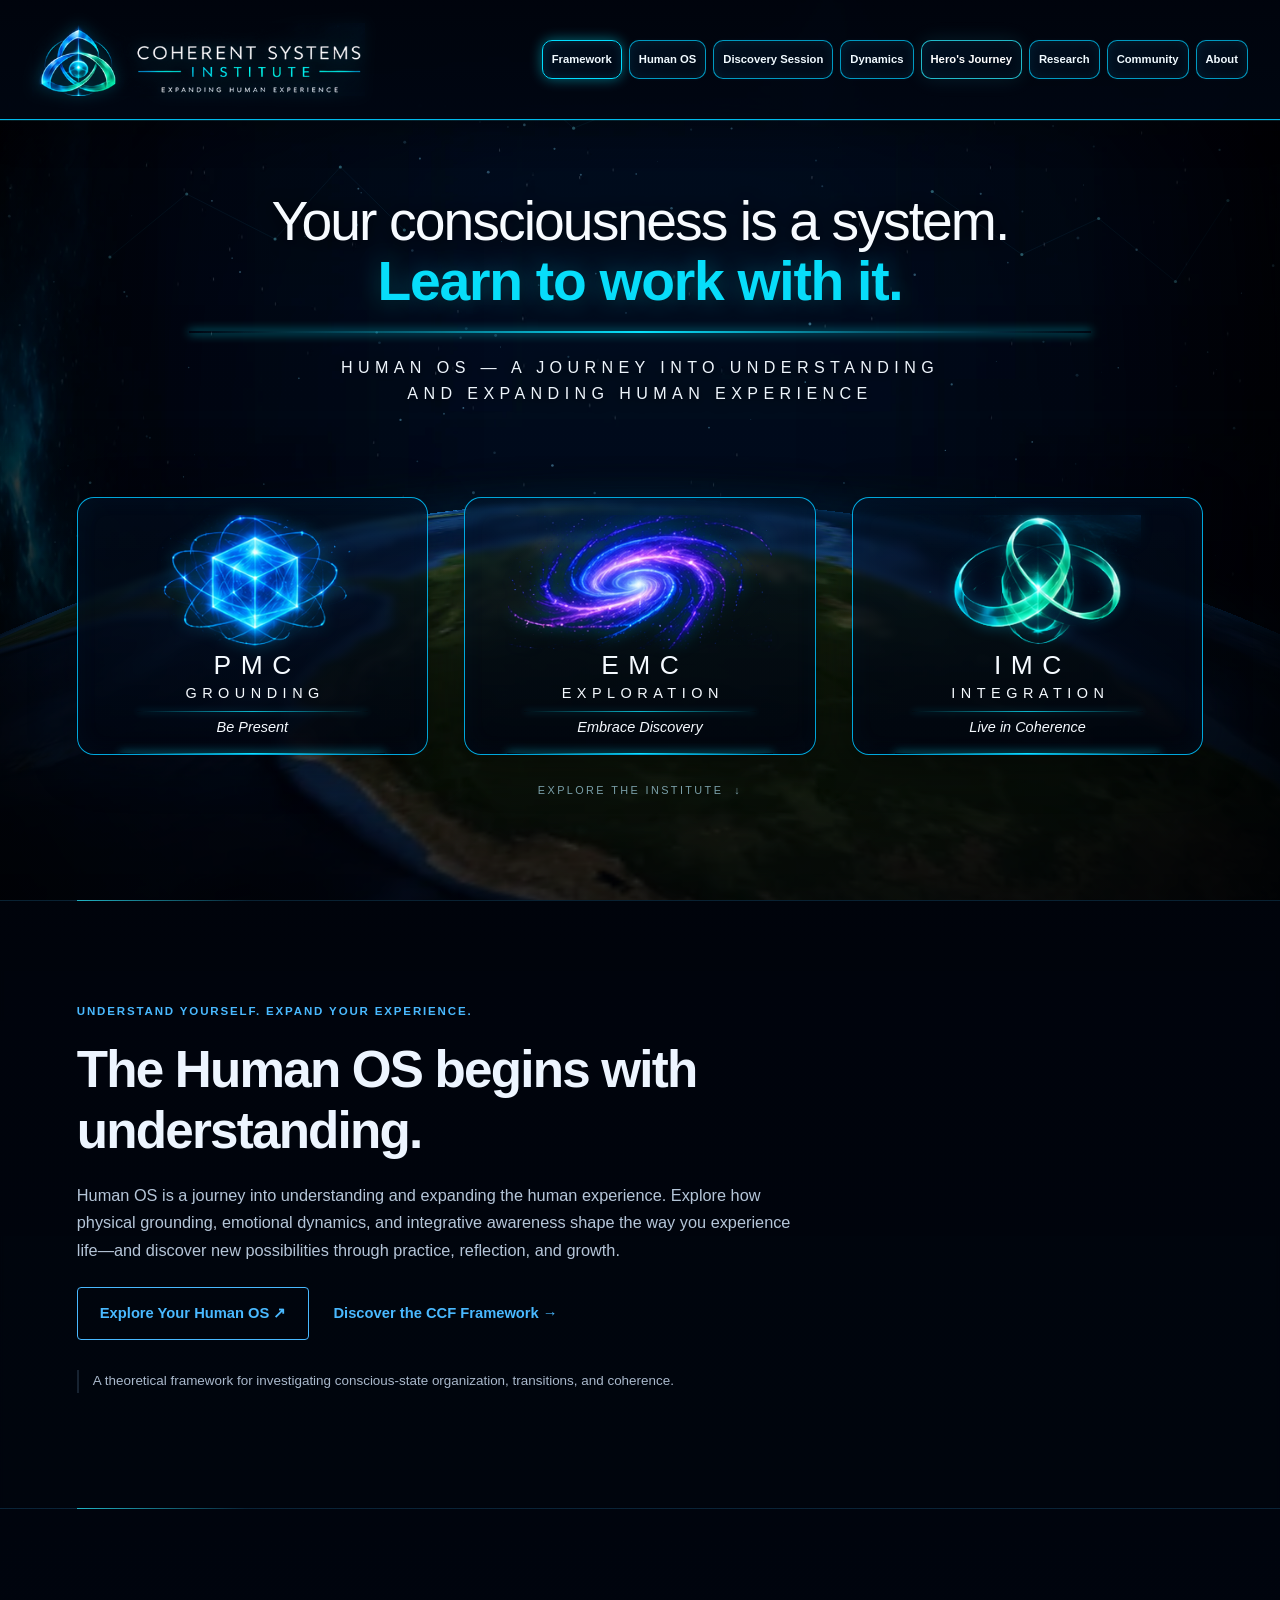
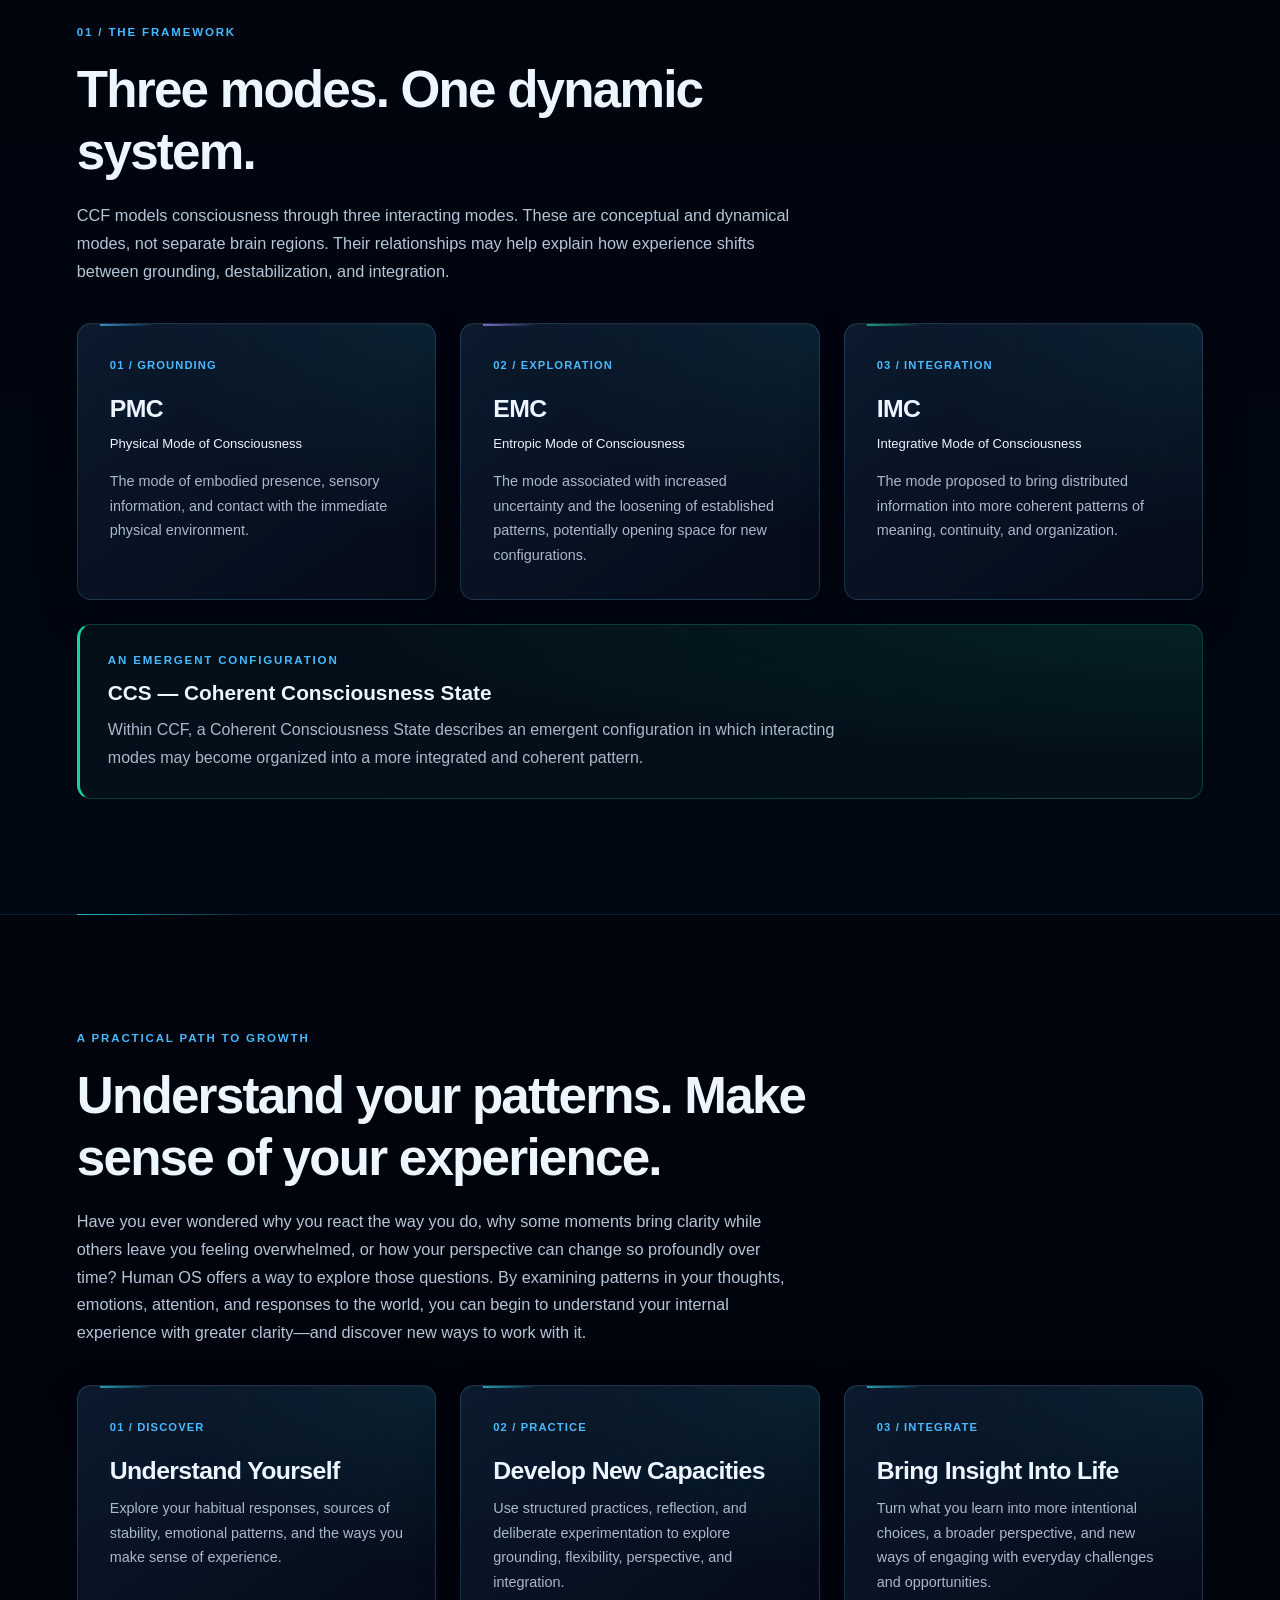
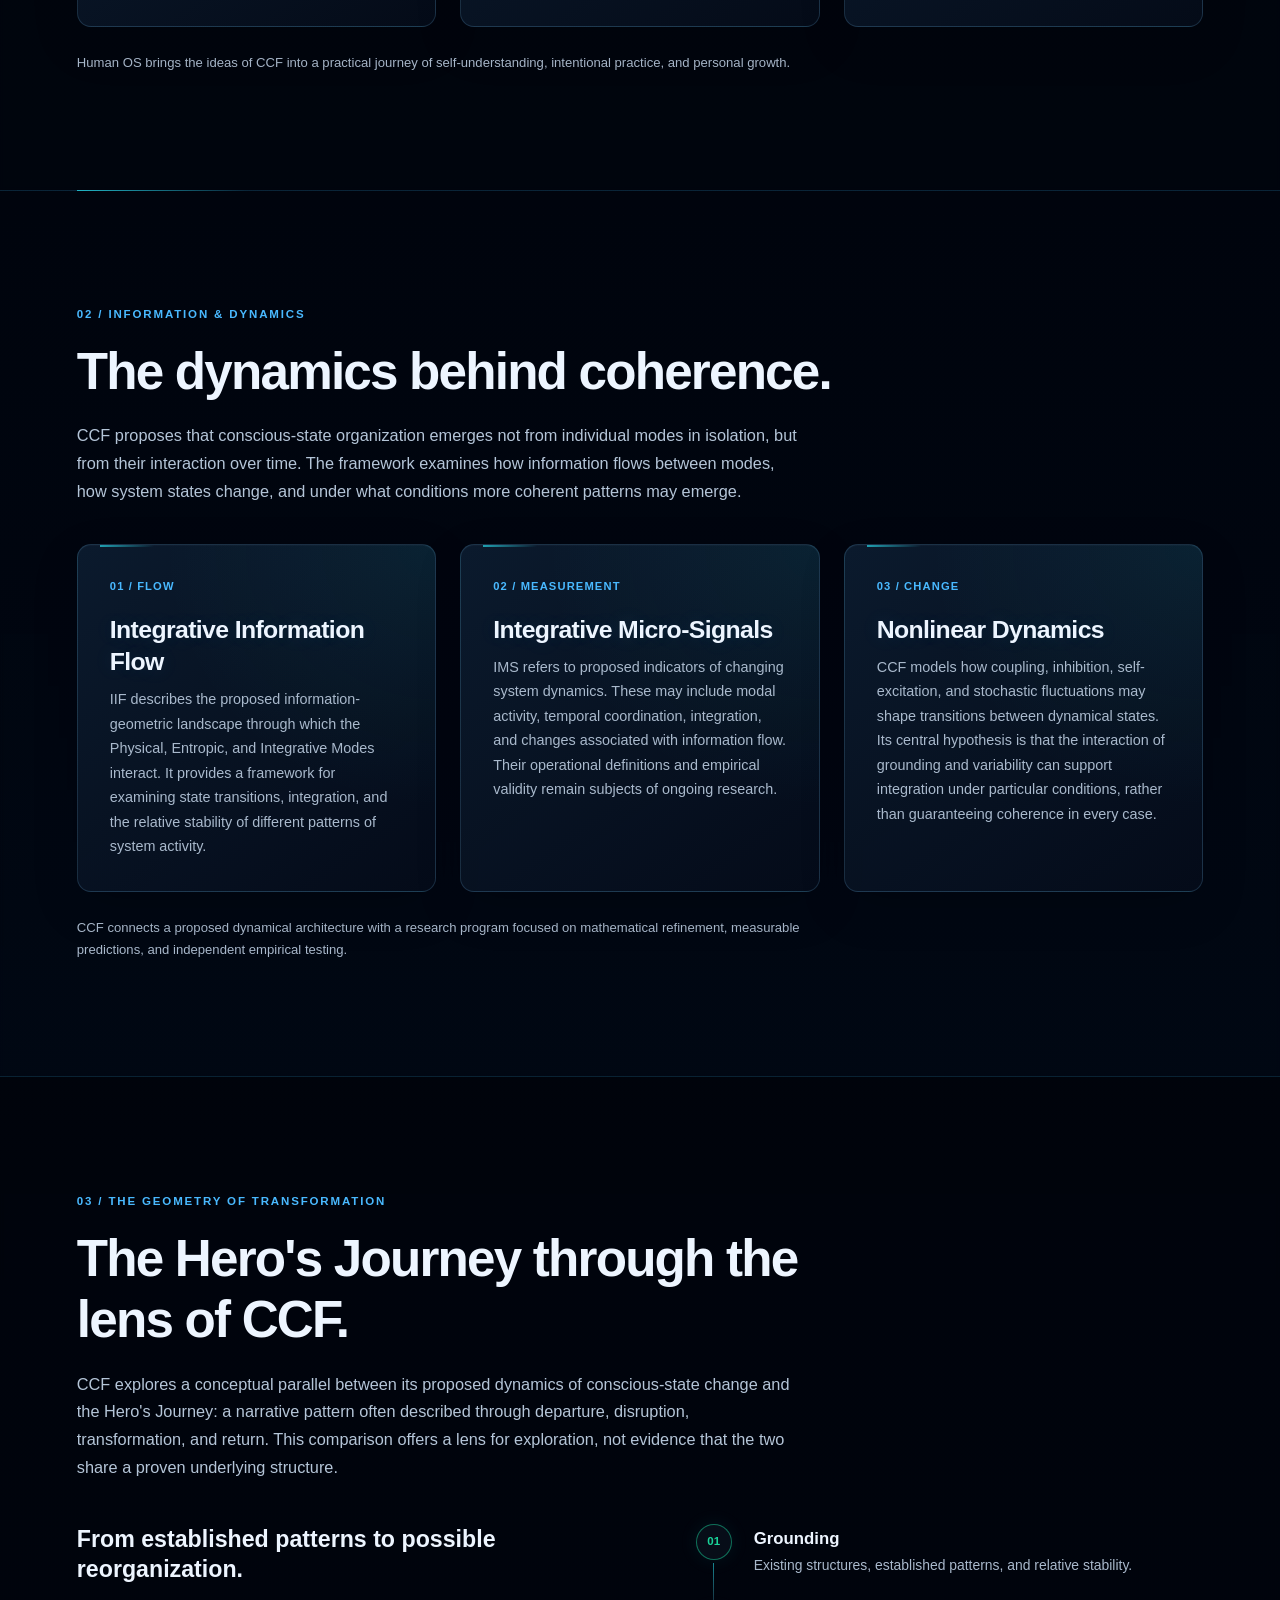
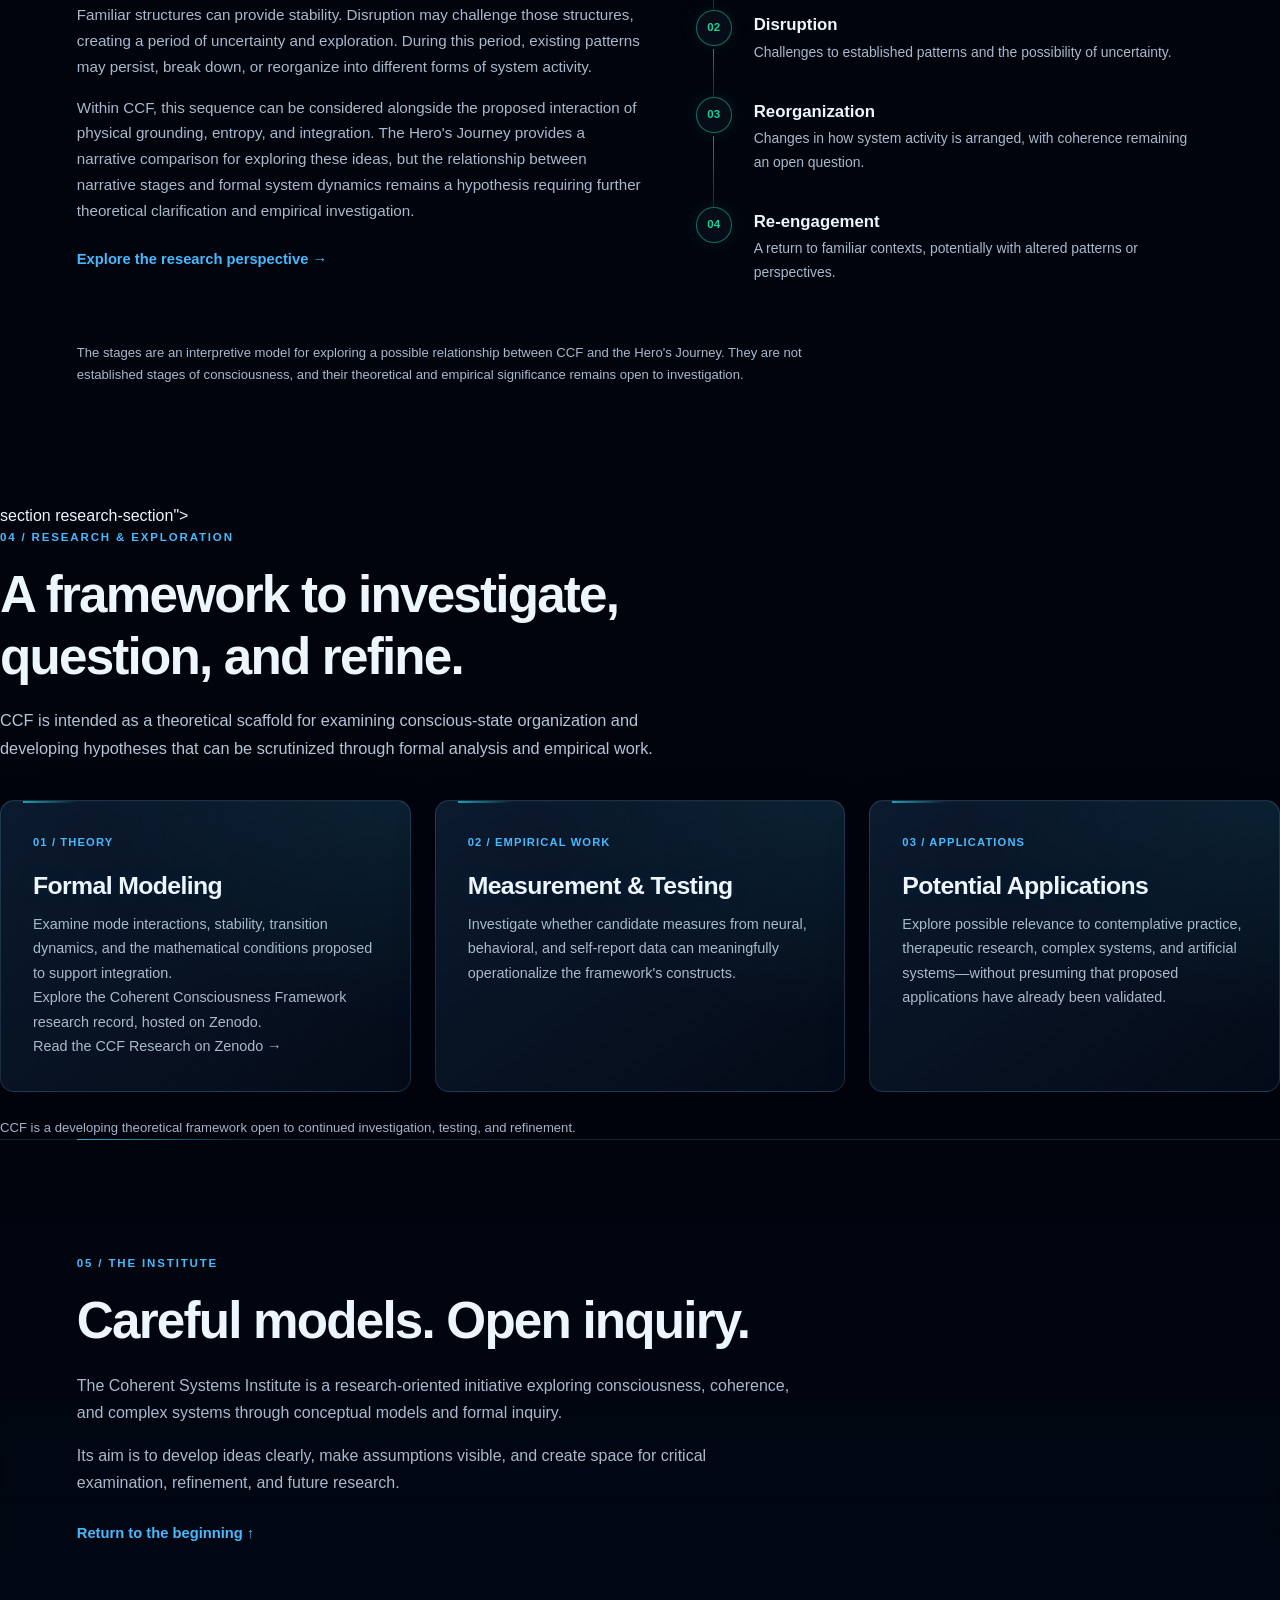
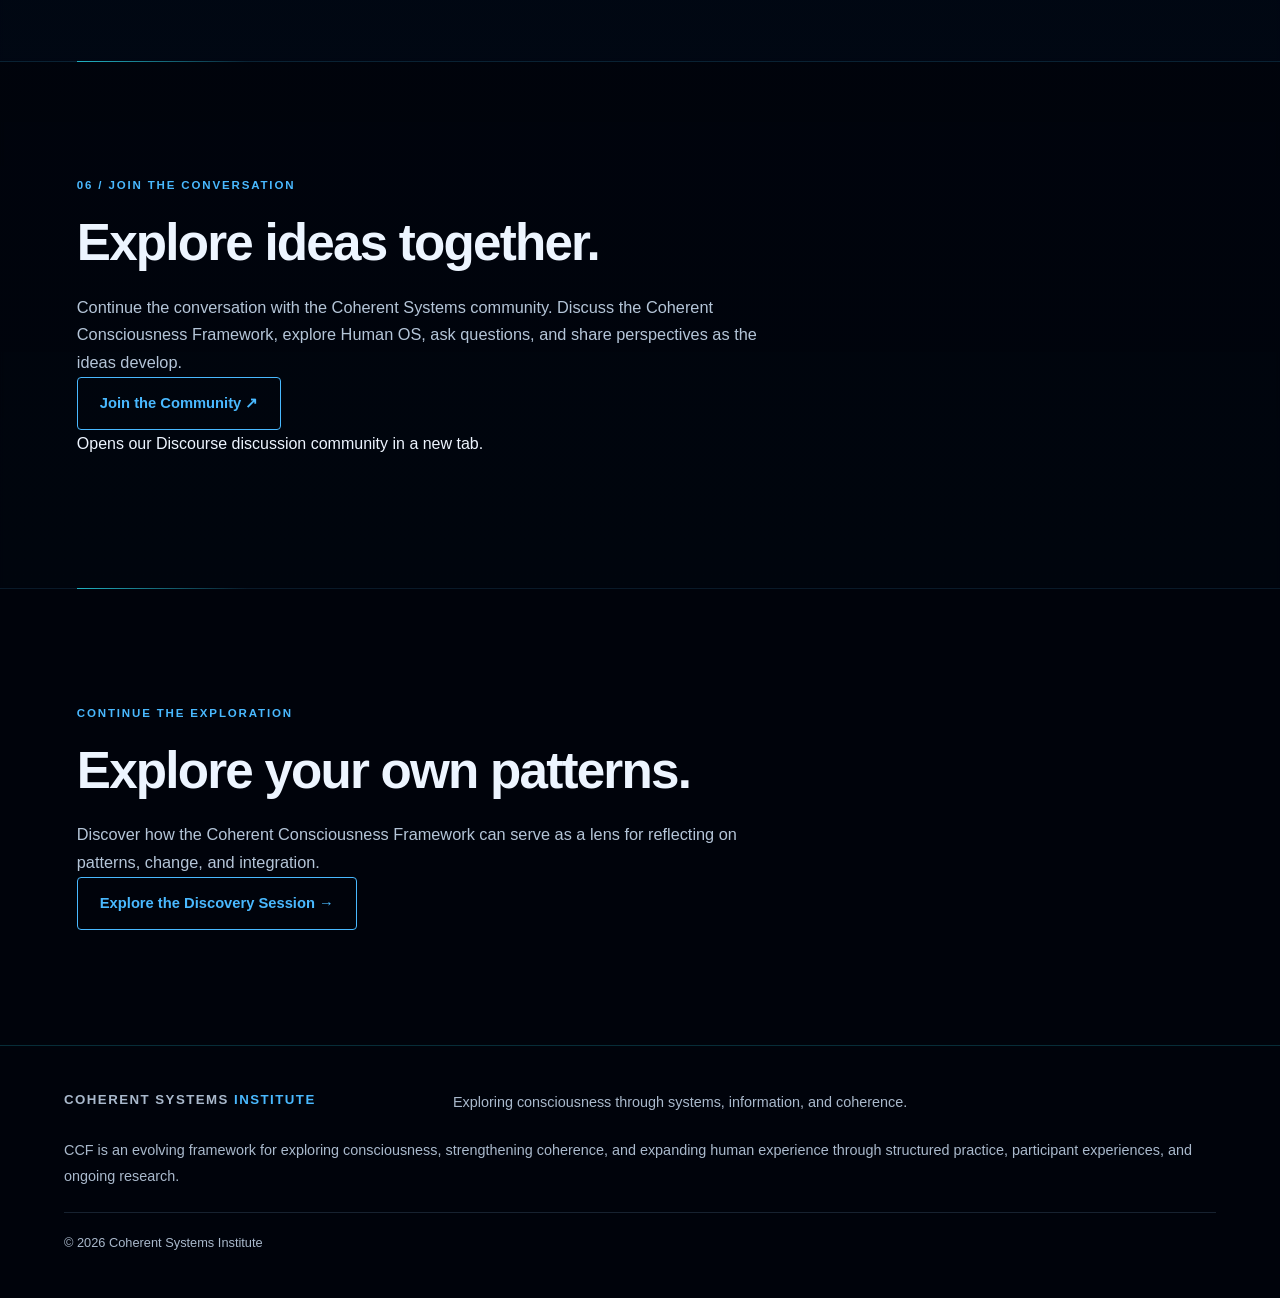
<file: index.html>
<!doctype html>
<html lang="en">
<head>
  <meta charset="utf-8">
  <meta name="viewport" content="width=device-width, initial-scale=1">

  <title>Coherent Systems Institute | Coherent Consciousness Framework</title>

  <meta
    name="description"
    content="Explore the Coherent Consciousness Framework (CCF), a theoretical model examining human consciousness, self-awareness, physical experience, and information integration."
  >

  <link
    rel="canonical"
    href="https://www.coherentsystems.institute/"
  >

  <meta name="theme-color" content="#0b1118">

  <link rel="preload" as="image" href="images/cosmic-sky.webp">
  <link rel="stylesheet" href="css/style.css">
  <script src="js/script.js" defer></script>
</head>

<body>
 <header class="site-header">
  <a class="brand" href="index.html#home" aria-label="Coherent Systems Institute home">
    <img
      src="images/csi-logo.png"
      alt="Coherent Systems Institute — Expanding Human Experience"
      class="brand-logo"
    />
  </a>

  <nav aria-label="Main navigation">
    <a href="framework.html">Framework</a>
    <a href="human-os.html">Human OS</a>
    <a href="discovery-session.html">Discovery Session</a>
    <a href="index.html#dynamics">Dynamics</a>
    <a href="index.html#journey">Hero's Journey</a>
    <a href="index.html#research">Research</a>
    <a href="https://coherentsystems.discourse.group/" target="_blank" rel="noopener noreferrer">Community</a>
    <a href="index.html#about">About</a>
  </nav>
</header>

  <main id="home">
    <!-- HERO -->
    <section class="arrival" aria-labelledby="arrival-title">
      <div class="arrival-scene" aria-hidden="true"></div>
      <div class="arrival-content">
        <h1 id="arrival-title">Your consciousness is a system.<span>Learn to work with it.</span></h1>
        <div class="arrival-lightline" aria-hidden="true"></div>
        <p class="arrival-tagline">Human OS — A journey into understanding<br class="desktop-break"> and expanding human experience</p>
      </div>
      <div class="portal-grid" aria-label="Explore the three modes of the Coherent Consciousness Framework">
        <a class="portal portal-pmc" href="#framework-pmc" aria-label="Explore PMC, the Physical Mode of Consciousness">
          <img src="images/mode-pmc.png" alt="" class="portal-art" decoding="async">
          <span class="portal-initials">PMC</span>
          <span class="portal-title">Grounding</span>
          <span class="portal-rule" aria-hidden="true"></span>
          <span class="portal-motto">Be Present</span>
        </a>
        <a class="portal portal-emc" href="#framework-emc" aria-label="Explore EMC, the Entropic Mode of Consciousness">
          <img src="images/mode-emc.png" alt="" class="portal-art" decoding="async">
          <span class="portal-initials">EMC</span>
          <span class="portal-title">Exploration</span>
          <span class="portal-rule" aria-hidden="true"></span>
          <span class="portal-motto">Embrace Discovery</span>
        </a>
        <a class="portal portal-imc" href="#framework-imc" aria-label="Explore IMC, the Integrative Mode of Consciousness">
          <img src="images/mode-imc.png" alt="" class="portal-art" decoding="async">
          <span class="portal-initials">IMC</span>
          <span class="portal-title">Integration</span>
          <span class="portal-rule" aria-hidden="true"></span>
          <span class="portal-motto">Live in Coherence</span>
        </a>
      </div>
      <a class="arrival-scroll" href="#overview" aria-label="Scroll to explore the Institute">
        <span>Explore the Institute</span><span aria-hidden="true">↓</span>
      </a>
    </section>
    <section class="arrival-overview section" id="overview">
      <p class="eyebrow">UNDERSTAND YOURSELF. EXPAND YOUR EXPERIENCE.</p>
      <h2>The Human OS begins with understanding.</h2>
      <p class="section-intro">Human OS is a journey into understanding and expanding the human experience. Explore how physical grounding, emotional dynamics, and integrative awareness shape the way you experience life—and discover new possibilities through practice, reflection, and growth.</p>
      <div class="hero-actions">
        <a class="button" href="human-os.html">Explore Your Human OS ↗</a>
        <a class="text-link" href="framework.html">Discover the CCF Framework →</a>
      </div>
      <p class="hero-note">A theoretical framework for investigating conscious-state organization, transitions, and coherence.</p>
    </section>

    <!-- THE THREE FUNDAMENTAL MODES -->
    <section id="framework" class="section">
      <p class="eyebrow">01 / THE FRAMEWORK</p>

      <h2>Three modes. One dynamic system.</h2>

      <p class="section-intro">
        CCF models consciousness through three interacting modes.
        These are conceptual and dynamical modes, not separate brain
        regions. Their relationships may help explain how experience
        shifts between grounding, destabilization, and integration.
      </p>

      <div class="cards">
        <article class="card" id="framework-pmc" tabindex="-1">
          <span class="card-number">01 / GROUNDING</span>
          <h3>PMC</h3>
          <p class="card-subtitle">Physical Mode of Consciousness</p>
          <p>
            The mode of embodied presence, sensory information, and
            contact with the immediate physical environment.
          </p>
        </article>

        <article class="card" id="framework-emc" tabindex="-1">
          <span class="card-number">02 / EXPLORATION</span>
          <h3>EMC</h3>
          <p class="card-subtitle">Entropic Mode of Consciousness</p>
          <p>
            The mode associated with increased uncertainty and the
            loosening of established patterns, potentially opening
            space for new configurations.
          </p>
        </article>

        <article class="card" id="framework-imc" tabindex="-1">
          <span class="card-number">03 / INTEGRATION</span>
          <h3>IMC</h3>
          <p class="card-subtitle">Integrative Mode of Consciousness</p>
          <p>
            The mode proposed to bring distributed information into
            more coherent patterns of meaning, continuity, and
            organization.
          </p>
        </article>
      </div>

      <div class="framework-note">
        <p class="eyebrow">AN EMERGENT CONFIGURATION</p>
        <h3>CCS — Coherent Consciousness State</h3>
        <p>
          Within CCF, a Coherent Consciousness State describes an emergent
         configuration in which interacting modes may become organized
         into a more integrated and coherent pattern.
        </p>
      </div>
    </section>

    <!-- HUMAN OS -->
    <section id="human-os" class="section">
      <p class="eyebrow">A PRACTICAL PATH TO GROWTH</p>

      <h2>Understand your patterns. Make sense of your experience.</h2>

      <p class="section-intro">
        Have you ever wondered why you react the way you do, why some
        moments bring clarity while others leave you feeling overwhelmed,
        or how your perspective can change so profoundly over time?

        Human OS offers a way to explore those questions. By examining
        patterns in your thoughts, emotions, attention, and responses to
        the world, you can begin to understand your internal experience
        with greater clarity—and discover new ways to work with it.
      </p>

      <div class="cards">
        <article class="card">
          <span class="card-number">01 / DISCOVER</span>
          <h3>Understand Yourself</h3>
          <p>
            Explore your habitual responses, sources of stability,
            emotional patterns, and the ways you make sense of experience.
          </p>
        </article>

        <article class="card">
          <span class="card-number">02 / PRACTICE</span>
          <h3>Develop New Capacities</h3>
          <p>
            Use structured practices, reflection, and deliberate
            experimentation to explore grounding, flexibility,
            perspective, and integration.
          </p>
        </article>

        <article class="card">
          <span class="card-number">03 / INTEGRATE</span>
          <h3>Bring Insight Into Life</h3>
          <p>
            Turn what you learn into more intentional choices,
            a broader perspective, and new ways of engaging with
            everyday challenges and opportunities.
          </p>
        </article>
      </div>

      <p class="section-footnote">
        Human OS brings the ideas of CCF into a practical journey of
        self-understanding, intentional practice, and personal growth.
      </p>
    </section>
    
    <!-- INFORMATION FLOW AND DYNAMICS -->
    <section id="dynamics" class="section research-section">
  <p class="eyebrow">02 / INFORMATION & DYNAMICS</p>

  <h2>The dynamics behind coherence.</h2>

  <p class="section-intro">
    CCF proposes that conscious-state organization emerges not
    from individual modes in isolation, but from their interaction
    over time. The framework examines how information flows between
    modes, how system states change, and under what conditions
    more coherent patterns may emerge.
  </p>

  <div class="cards">
    <article class="card">
      <span class="card-number">01 / FLOW</span>
      <h3>Integrative Information Flow</h3>
      <p>
        IIF describes the proposed information-geometric landscape
        through which the Physical, Entropic, and Integrative Modes
        interact. It provides a framework for examining state
        transitions, integration, and the relative stability of
        different patterns of system activity.
      </p>
    </article>

    <article class="card">
      <span class="card-number">02 / MEASUREMENT</span>
      <h3>Integrative Micro-Signals</h3>
      <p>
        IMS refers to proposed indicators of changing system
        dynamics. These may include modal activity, temporal
        coordination, integration, and changes associated with
        information flow. Their operational definitions and
        empirical validity remain subjects of ongoing research.
      </p>
    </article>

    <article class="card">
      <span class="card-number">03 / CHANGE</span>
      <h3>Nonlinear Dynamics</h3>
      <p>
        CCF models how coupling, inhibition, self-excitation,
        and stochastic fluctuations may shape transitions between
        dynamical states. Its central hypothesis is that the
        interaction of grounding and variability can support
        integration under particular conditions, rather than
        guaranteeing coherence in every case.
      </p>
    </article>
  </div>

  <p class="section-footnote">
    CCF connects a proposed dynamical architecture with a research
    program focused on mathematical refinement, measurable
    predictions, and independent empirical testing.
  </p>
</section>

    <!-- HERO'S JOURNEY -->
    <section id="journey" class="section journey-section">
  <p class="eyebrow">03 / THE GEOMETRY OF TRANSFORMATION</p>

  <h2>The Hero's Journey through the lens of CCF.</h2>

  <p class="section-intro">
    CCF explores a conceptual parallel between its proposed
    dynamics of conscious-state change and the Hero's Journey:
    a narrative pattern often described through departure,
    disruption, transformation, and return. This comparison
    offers a lens for exploration, not evidence that the two
    share a proven underlying structure.
  </p>

  <div class="journey-content">
    <div class="journey-copy">
      <h3>From established patterns to possible reorganization.</h3>

      <p>
        Familiar structures can provide stability. Disruption
        may challenge those structures, creating a period of
        uncertainty and exploration. During this period, existing
        patterns may persist, break down, or reorganize into
        different forms of system activity.
      </p>

      <p>
        Within CCF, this sequence can be considered alongside
        the proposed interaction of physical grounding, entropy,
        and integration. The Hero's Journey provides a narrative
        comparison for exploring these ideas, but the relationship
        between narrative stages and formal system dynamics
        remains a hypothesis requiring further theoretical
        clarification and empirical investigation.
      </p>

      <a class="text-link" href="#research">
        Explore the research perspective →
      </a>
    </div>

    <div class="journey-stages" aria-label="Conceptual stages in an interpretive transformation model">
      <div class="journey-stage">
        <span class="stage-marker">01</span>
        <div>
          <h3>Grounding</h3>
          <p>Existing structures, established patterns, and relative stability.</p>
        </div>
      </div>

      <div class="journey-stage">
        <span class="stage-marker">02</span>
        <div>
          <h3>Disruption</h3>
          <p>Challenges to established patterns and the possibility of uncertainty.</p>
        </div>
      </div>

      <div class="journey-stage">
        <span class="stage-marker">03</span>
        <div>
          <h3>Reorganization</h3>
          <p>Changes in how system activity is arranged, with coherence remaining an open question.</p>
        </div>
      </div>

      <div class="journey-stage">
        <span class="stage-marker">04</span>
        <div>
          <h3>Re-engagement</h3>
          <p>A return to familiar contexts, potentially with altered patterns or perspectives.</p>
        </div>
      </div>
    </div>
  </div>

  <p class="section-footnote">
    The stages are an interpretive model for exploring a possible
    relationship between CCF and the Hero's Journey. They are not
    established stages of consciousness, and their theoretical
    and empirical significance remains open to investigation.
  </p>
</section>

    <!-- RESEARCH -->
   section research-section">
  <p class="eyebrow">04 / RESEARCH & EXPLORATION</p>

  <h2>A framework to investigate, question, and refine.</h2>

  <p class="section-intro">
    CCF is intended as a theoretical scaffold for examining
    conscious-state organization and developing hypotheses that
    can be scrutinized through formal analysis and empirical work.
  </p>

  <div class="cards">

    <article class="card">
      <span class="card-number">01 / THEORY</span>
      <h3>Formal Modeling</h3>

      <p>
        Examine mode interactions, stability, transition dynamics,
        and the mathematical conditions proposed to support
        integration.
      </p>

      <p>
        Explore the Coherent Consciousness Framework research
        record, hosted on Zenodo.
      </p>

      <p>
        <a
          href="https://zenodo.org/records/23540514"
          target="_blank"
          rel="noopener noreferrer">
          Read the CCF Research on Zenodo &rarr;
        </a>
      </p>
    </article>

    <article class="card">
      <span class="card-number">02 / EMPIRICAL WORK</span>
      <h3>Measurement &amp; Testing</h3>

      <p>
        Investigate whether candidate measures from neural,
        behavioral, and self-report data can meaningfully
        operationalize the framework's constructs.
      </p>
    </article>

    <article class="card">
      <span class="card-number">03 / APPLICATIONS</span>
      <h3>Potential Applications</h3>

      <p>
        Explore possible relevance to contemplative practice,
        therapeutic research, complex systems, and artificial
        systems—without presuming that proposed applications
        have already been validated.
      </p>
    </article>

  </div>

  <p class="section-footnote">
    CCF is a developing theoretical framework open to continued
    investigation, testing, and refinement.
  </p>
</section>

    <!-- INSTITUTE -->
    <section id="about" class="section about-section">
      <p class="eyebrow">05 / THE INSTITUTE</p>

      <h2>Careful models. Open inquiry.</h2>

      <p>
        The Coherent Systems Institute is a research-oriented initiative
        exploring consciousness, coherence, and complex systems through
        conceptual models and formal inquiry.
      </p>

      <p>
        Its aim is to develop ideas clearly, make assumptions visible,
        and create space for critical examination, refinement, and
        future research.
      </p>

      <a class="text-link" href="#home">Return to the beginning ↑</a>
    </section>
    <!-- COMMUNITY / EXTERNAL DISCOURSE FORUM -->
    <section id="community" class="section csi-community-section" aria-labelledby="csi-community-title">
      <p class="eyebrow">06 / JOIN THE CONVERSATION</p>
      <h2 id="csi-community-title">Explore ideas together.</h2>
      <p class="section-intro">
        Continue the conversation with the Coherent Systems community.
        Discuss the Coherent Consciousness Framework, explore Human OS,
        ask questions, and share perspectives as the ideas develop.
      </p>
      <a class="button csi-community-button" href="https://coherentsystems.discourse.group/" target="_blank" rel="noopener noreferrer">
        Join the Community ↗
      </a>
      <p class="csi-community-note">Opens our Discourse discussion community in a new tab.</p>
    </section>
  </main>
<section class="section discovery-cta">
  <p class="eyebrow">CONTINUE THE EXPLORATION</p>
  <h2>Explore your own patterns.</h2>
  <p class="section-intro">
    Discover how the Coherent Consciousness Framework can serve
    as a lens for reflecting on patterns, change, and integration.
  </p>
  <a class="button button-primary" href="discovery-session.html">
    Explore the Discovery Session →
  </a>
</section>
<footer class="site-footer">
    <a class="brand" href="#home">
      COHERENT SYSTEMS <span>INSTITUTE</span>
    </a>

    <p>
      Exploring consciousness through systems, information, and coherence.
    </p>

    <p class="footer-note">
      CCF is an evolving framework for exploring consciousness,
      strengthening coherence, and expanding human experience through
      structured practice, participant experiences, and ongoing research.
    </p>

    <p class="copyright">
      © <span id="current-year">2026</span> Coherent Systems Institute
    </p>
  </footer>
</body>
</html>
</file>
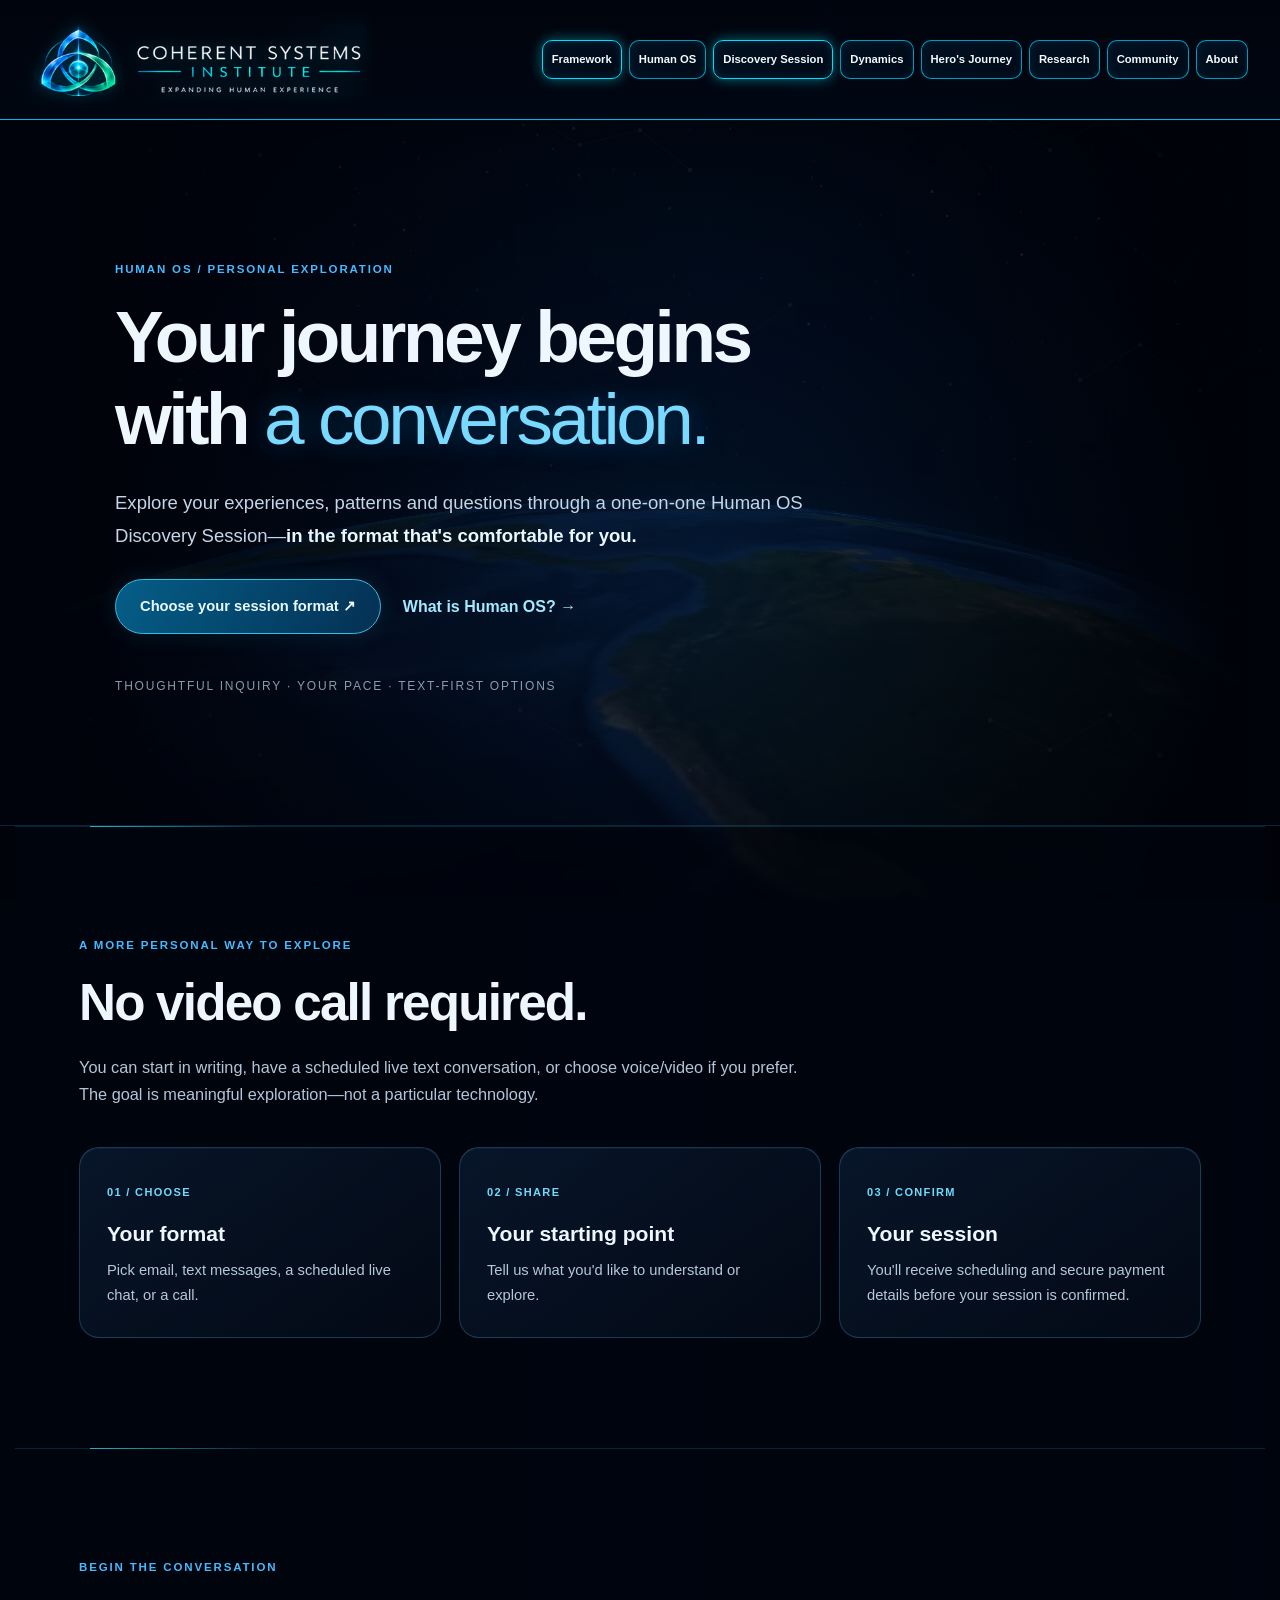
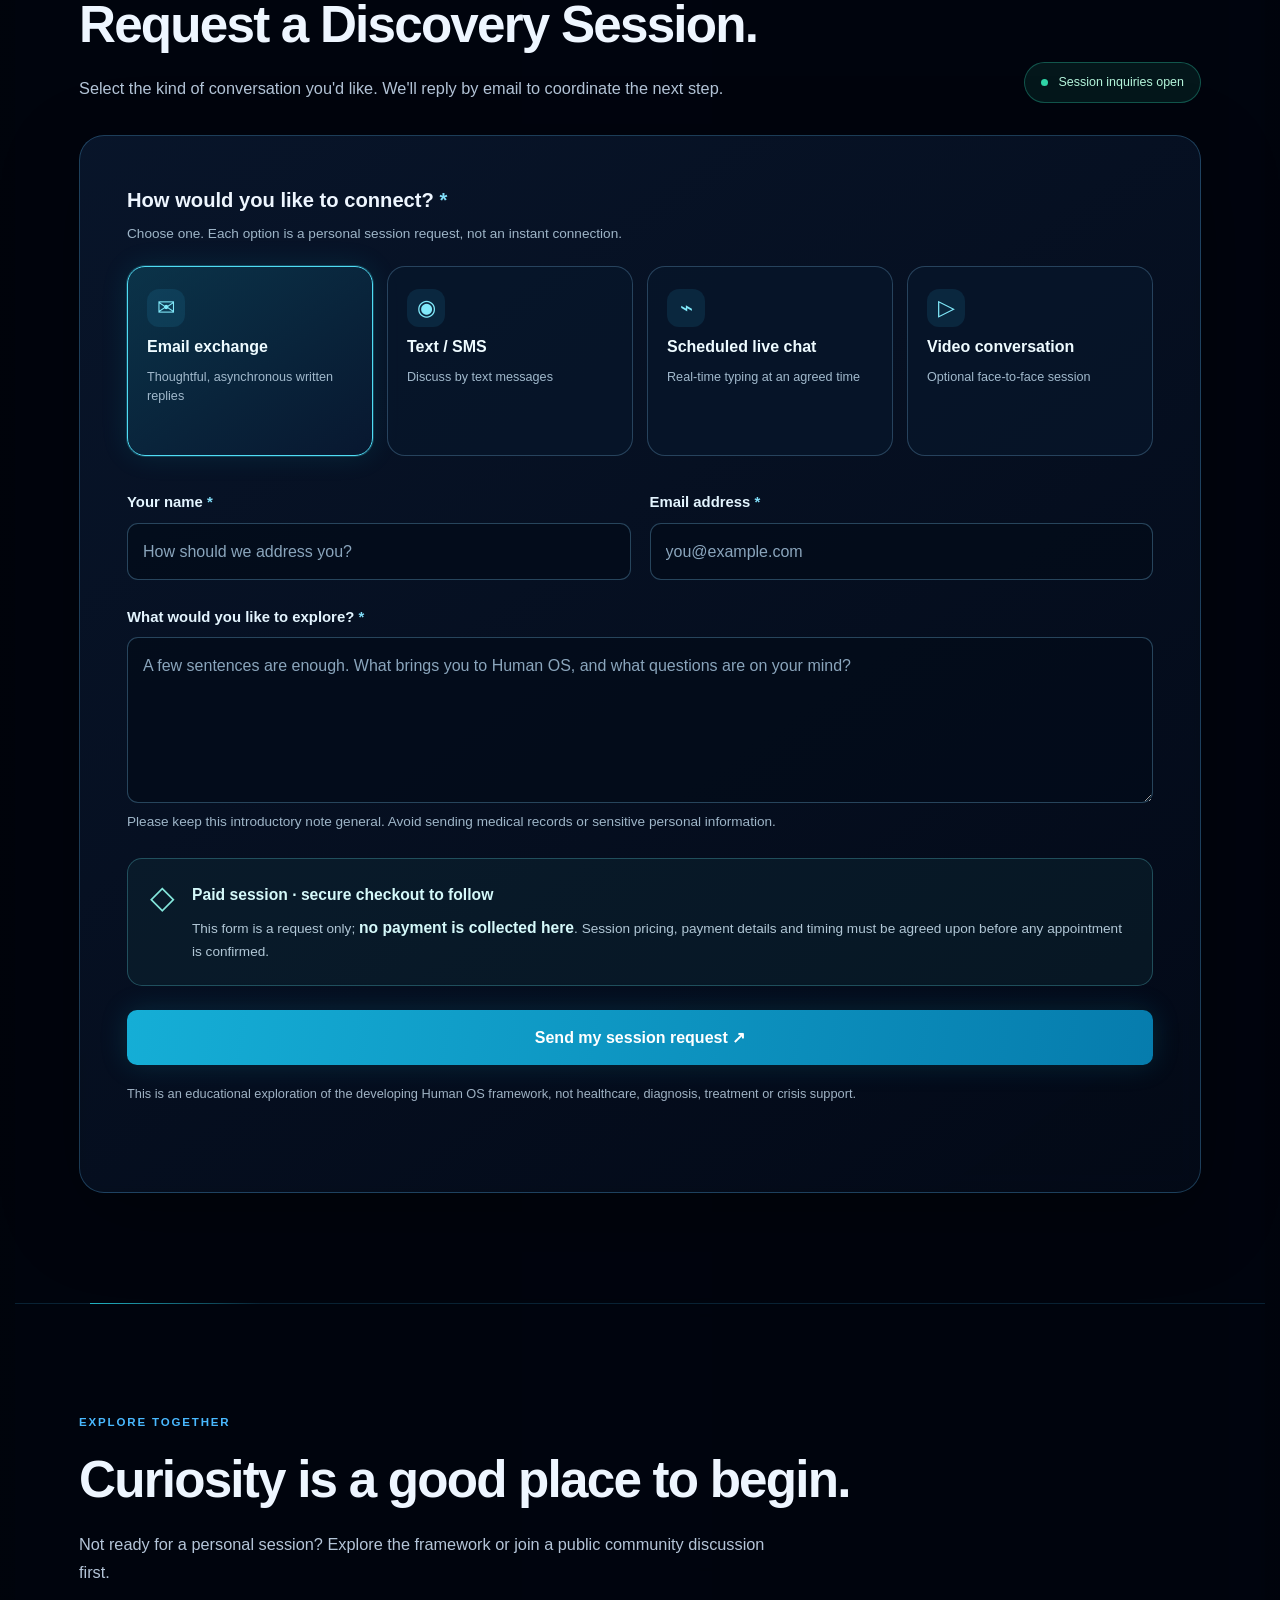
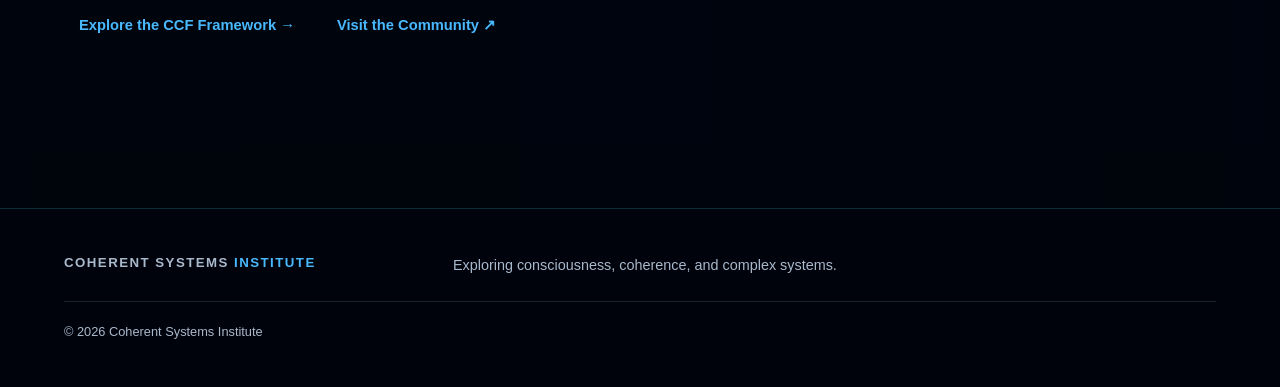
<file: discovery-session.html>
<!doctype html>
<html lang="en">
<head>
  <meta charset="utf-8">
  <meta name="viewport" content="width=device-width, initial-scale=1">

  <title>Human OS Discovery Session | Coherent Systems Institute</title>

  <meta
    name="description"
    content="Explore a personalized Human OS Discovery Session. Reflect on your experiences, recognize recurring patterns, and discover meaningful next steps through guided conversation."
  >

  <link
    rel="canonical"
    href="https://www.coherentsystems.institute/discovery-session.html"
  >

  <meta name="theme-color" content="#050b16">

  <link rel="stylesheet" href="css/style.css?v=8">
  <link rel="stylesheet" href="css/discovery-session.css?v=8">
  <script src="js/script.js?v=8" defer></script>
</head>
<body class="discovery-page discovery-v8">

  <div class="discovery-cosmic-bg" aria-hidden="true">
    <div class="star-layer star-layer-1"></div>
    <div class="star-layer star-layer-2"></div>
    <div class="constellation-layer"></div>
    <div class="shooting-star-layer"></div>
</div>

  <header class="site-header">
    <a class="brand" href="index.html#home" aria-label="Coherent Systems Institute home">
      <img class="brand-logo" src="images/csi-logo.png" alt="Coherent Systems Institute — Expanding Human Experience">
    </a>
    <nav aria-label="Main navigation">
      <a href="framework.html">Framework</a>
      <a href="human-os.html">Human OS</a>
      <a href="discovery-session.html" aria-current="page">Discovery Session</a>
      <a href="index.html#dynamics">Dynamics</a>
      <a href="index.html#journey">Hero's Journey</a>
      <a href="index.html#research">Research</a>
      <a href="https://coherentsystems.discourse.group/" target="_blank" rel="noopener noreferrer">Community</a>
      <a href="index.html#about">About</a>
    </nav>
  </header>

  <main id="home">
    <section class="discovery-intro" aria-labelledby="discovery-title">
      <div class="discovery-intro__inner">
        <p class="eyebrow">HUMAN OS / PERSONAL EXPLORATION</p>
        <h1 id="discovery-title">Your journey begins with <em>a conversation.</em></h1>
        <p class="discovery-lead">Explore your experiences, patterns and questions through a one-on-one Human OS Discovery Session—<strong>in the format that's comfortable for you.</strong></p>
        <div class="discovery-quicklinks">
          <a class="button" href="#session-request">Choose your session format <span aria-hidden="true">↗</span></a>
          <a class="discovery-secondary-link" href="human-os.html">What is Human OS? <span aria-hidden="true">→</span></a>
        </div>
        <div class="discovery-intro__foot">Thoughtful inquiry · Your pace · Text-first options</div>
      </div>
    </section>

    <section class="section discovery-overview" aria-labelledby="discovery-process-title">
      <p class="eyebrow">A MORE PERSONAL WAY TO EXPLORE</p>
      <h2 id="discovery-process-title">No video call required.</h2>
      <p class="section-intro">You can start in writing, have a scheduled live text conversation, or choose voice/video if you prefer. The goal is meaningful exploration—not a particular technology.</p>
      <div class="discovery-highlights">
        <article class="discovery-highlight"><span class="discovery-step">01 / CHOOSE</span><h3>Your format</h3><p>Pick email, text messages, a scheduled live chat, or a call.</p></article>
        <article class="discovery-highlight"><span class="discovery-step">02 / SHARE</span><h3>Your starting point</h3><p>Tell us what you'd like to understand or explore.</p></article>
        <article class="discovery-highlight"><span class="discovery-step">03 / CONFIRM</span><h3>Your session</h3><p>You'll receive scheduling and secure payment details before your session is confirmed.</p></article>
      </div>
    </section>

    <section class="section discovery-request-section" id="session-request" aria-labelledby="request-title">
      <div class="discovery-section-head">
        <div>
          <p class="eyebrow">BEGIN THE CONVERSATION</p>
          <h2 id="request-title">Request a Discovery Session.</h2>
          <p class="section-intro">Select the kind of conversation you'd like. We'll reply by email to coordinate the next step.</p>
        </div>
        <div class="discovery-status-note"><span class="discovery-status-dot" aria-hidden="true"></span> Session inquiries open</div>
      </div>

      <form class="discovery-form discovery-form-v8" id="discovery-request-form" action="https://formspree.io/f/mnpppjvd" method="POST">
        <input type="hidden" name="requestType" value="Human OS Discovery Session — inquiry; no payment collected">
        <fieldset class="discovery-format-fieldset">
          <legend>How would you like to connect? <span class="discovery-required">*</span></legend>
          <p class="discovery-field-help">Choose one. Each option is a personal session request, not an instant connection.</p>
          <div class="discovery-methods">
            <label class="discovery-method"><input type="radio" name="contactMethod" value="email" checked required><span class="discovery-method-content"><span class="discovery-method-icon" aria-hidden="true">✉</span><strong>Email exchange</strong><small>Thoughtful, asynchronous written replies</small></span></label>
            <label class="discovery-method"><input type="radio" name="contactMethod" value="sms" required><span class="discovery-method-content"><span class="discovery-method-icon" aria-hidden="true">◉</span><strong>Text / SMS</strong><small>Discuss by text messages</small></span></label>
            <label class="discovery-method"><input type="radio" name="contactMethod" value="live-text" required><span class="discovery-method-content"><span class="discovery-method-icon" aria-hidden="true">⌁</span><strong>Scheduled live chat</strong><small>Real-time typing at an agreed time</small></span></label>
            <label class="discovery-method"><input type="radio" name="contactMethod" value="video" required><span class="discovery-method-content"><span class="discovery-method-icon" aria-hidden="true">▷</span><strong>Video conversation</strong><small>Optional face-to-face session</small></span></label>
          </div>
        </fieldset>

        <div class="discovery-input-grid">
          <div class="form-group"><label for="full-name">Your name <span class="discovery-required">*</span></label><input type="text" id="full-name" name="fullName" autocomplete="name" required placeholder="How should we address you?"></div>
          <div class="form-group"><label for="email">Email address <span class="discovery-required">*</span></label><input type="email" id="email" name="email" autocomplete="email" required placeholder="you@example.com"></div>
        </div>
        <div class="form-group" id="phone-group" hidden>
          <label for="phone">Phone number <span class="discovery-required">*</span></label>
          <input type="tel" id="phone" name="phone" autocomplete="tel" inputmode="tel" placeholder="Include your country code">
          <small class="discovery-input-help">Only requested when you choose SMS. Please don't include private health details in ordinary text messages.</small>
        </div>
        <div class="form-group" id="availability-group" hidden>
          <label for="availability">When are you generally available? <span class="discovery-required">*</span></label>
          <select id="availability" name="availability">
            <option value="">Choose a time preference</option>
            <option value="weekday-mornings">Weekday mornings</option>
            <option value="weekday-afternoons">Weekday afternoons</option>
            <option value="weekday-evenings">Weekday evenings</option>
            <option value="weekends">Weekends</option>
            <option value="flexible">Flexible</option>
          </select>
          <small class="discovery-input-help">We'll confirm the exact time with you later.</small>
        </div>
        <div class="form-group"><label for="goals">What would you like to explore? <span class="discovery-required">*</span></label><textarea id="goals" name="goals" rows="5" required placeholder="A few sentences are enough. What brings you to Human OS, and what questions are on your mind?"></textarea><small class="discovery-input-help">Please keep this introductory note general. Avoid sending medical records or sensitive personal information.</small></div>
        <div class="discovery-checkout-note">
          <span class="discovery-checkout-symbol" aria-hidden="true">◇</span>
          <div><strong>Paid session · secure checkout to follow</strong><p>This form is a request only; <strong>no payment is collected here</strong>. Session pricing, payment details and timing must be agreed upon before any appointment is confirmed.</p></div>
        </div>
        <button class="button discovery-submit" type="submit">Send my session request <span aria-hidden="true">↗</span></button>
        <p class="discovery-form-fineprint">This is an educational exploration of the developing Human OS framework, not healthcare, diagnosis, treatment or crisis support.</p>
        <p id="form-message" role="status" aria-live="polite"></p>
      </form>
    </section>
    <section class="section discovery-closing" aria-labelledby="discovery-closing-title"><p class="eyebrow">EXPLORE TOGETHER</p><h2 id="discovery-closing-title">Curiosity is a good place to begin.</h2><p class="section-intro">Not ready for a personal session? Explore the framework or join a public community discussion first.</p><div class="discovery-quicklinks"><a class="text-link" href="framework.html">Explore the CCF Framework →</a><a class="text-link" href="https://coherentsystems.discourse.group/" target="_blank" rel="noopener noreferrer">Visit the Community ↗</a></div></section>
  </main>
  <footer class="site-footer"><a class="brand" href="index.html#home">COHERENT SYSTEMS <span>INSTITUTE</span></a><p>Exploring consciousness, coherence, and complex systems.</p><p class="copyright">© <span id="current-year">2026</span> Coherent Systems Institute</p></footer>
  <script>
  (() => {
    const form = document.getElementById('discovery-request-form');
    const phoneGroup = document.getElementById('phone-group');
    const phoneInput = document.getElementById('phone');
    const availGroup = document.getElementById('availability-group');
    const availInput = document.getElementById('availability');
    const message = document.getElementById('form-message');
    const submit = form.querySelector('[type="submit"]');
    const radios = [...form.querySelectorAll('input[name="contactMethod"]')];
    function syncChoice() {
      const selected = radios.find((x) => x.checked)?.value || 'email';
      const needsPhone = selected === 'sms';
      const needsTime = selected === 'live-text' || selected === 'video';
      phoneGroup.hidden = !needsPhone;
      phoneInput.required = needsPhone;
      if (!needsPhone) phoneInput.value = '';
      availGroup.hidden = !needsTime;
      availInput.required = needsTime;
      if (!needsTime) availInput.value = '';
    }
    radios.forEach((input) => input.addEventListener('change', syncChoice));
    syncChoice();
    form.addEventListener('submit', async (event) => {
      event.preventDefault();
      if (!form.reportValidity()) return;
      submit.disabled = true;
      message.className = '';
      message.textContent = 'Sending your request…';
      try {
        const response = await fetch(form.action, {method:'POST',body:new FormData(form),headers:{Accept:'application/json'}});
        if (response.ok) {
          message.className = 'form-success';
          message.textContent = 'Your request has been sent. We’ll email you with the next steps, including session details and payment information. No appointment is confirmed yet.';
          form.reset();
          syncChoice();
        } else {
          message.className = 'form-error';
          message.textContent = 'We could not send your request right now. Please try again.';
        }
      } catch (error) {
        message.className = 'form-error';
        message.textContent = 'Connection problem. Please check your internet connection and try again.';
      } finally {submit.disabled = false;}
    });
  })();
</script>

<!-- SHOOTING STAR ANIMATION -->
<script>
(function () {
    if (!document.body.classList.contains("discovery-page")) return;

    const layer = document.querySelector(".shooting-star-layer");
    if (!layer) return;

    function createShootingStar() {
        const star = document.createElement("span");
        star.className = "shooting-star";

        star.style.top = (8 + Math.random() * 35) + "%";
        star.style.left = (58 + Math.random() * 28) + "%";
        star.style.animationDuration =
            (1.4 + Math.random() * 1.2) + "s";

        layer.appendChild(star);

        star.addEventListener("animationend", () => {
            star.remove();
        }, { once: true });
    }

    function scheduleNextStar() {
        const delay = 5000 + Math.random() * 7000;

        setTimeout(() => {
            if (!document.hidden) {
                createShootingStar();
            }
            scheduleNextStar();
        }, delay);
    }

    scheduleNextStar();
})();
</script>

</body>
</html>
</file>
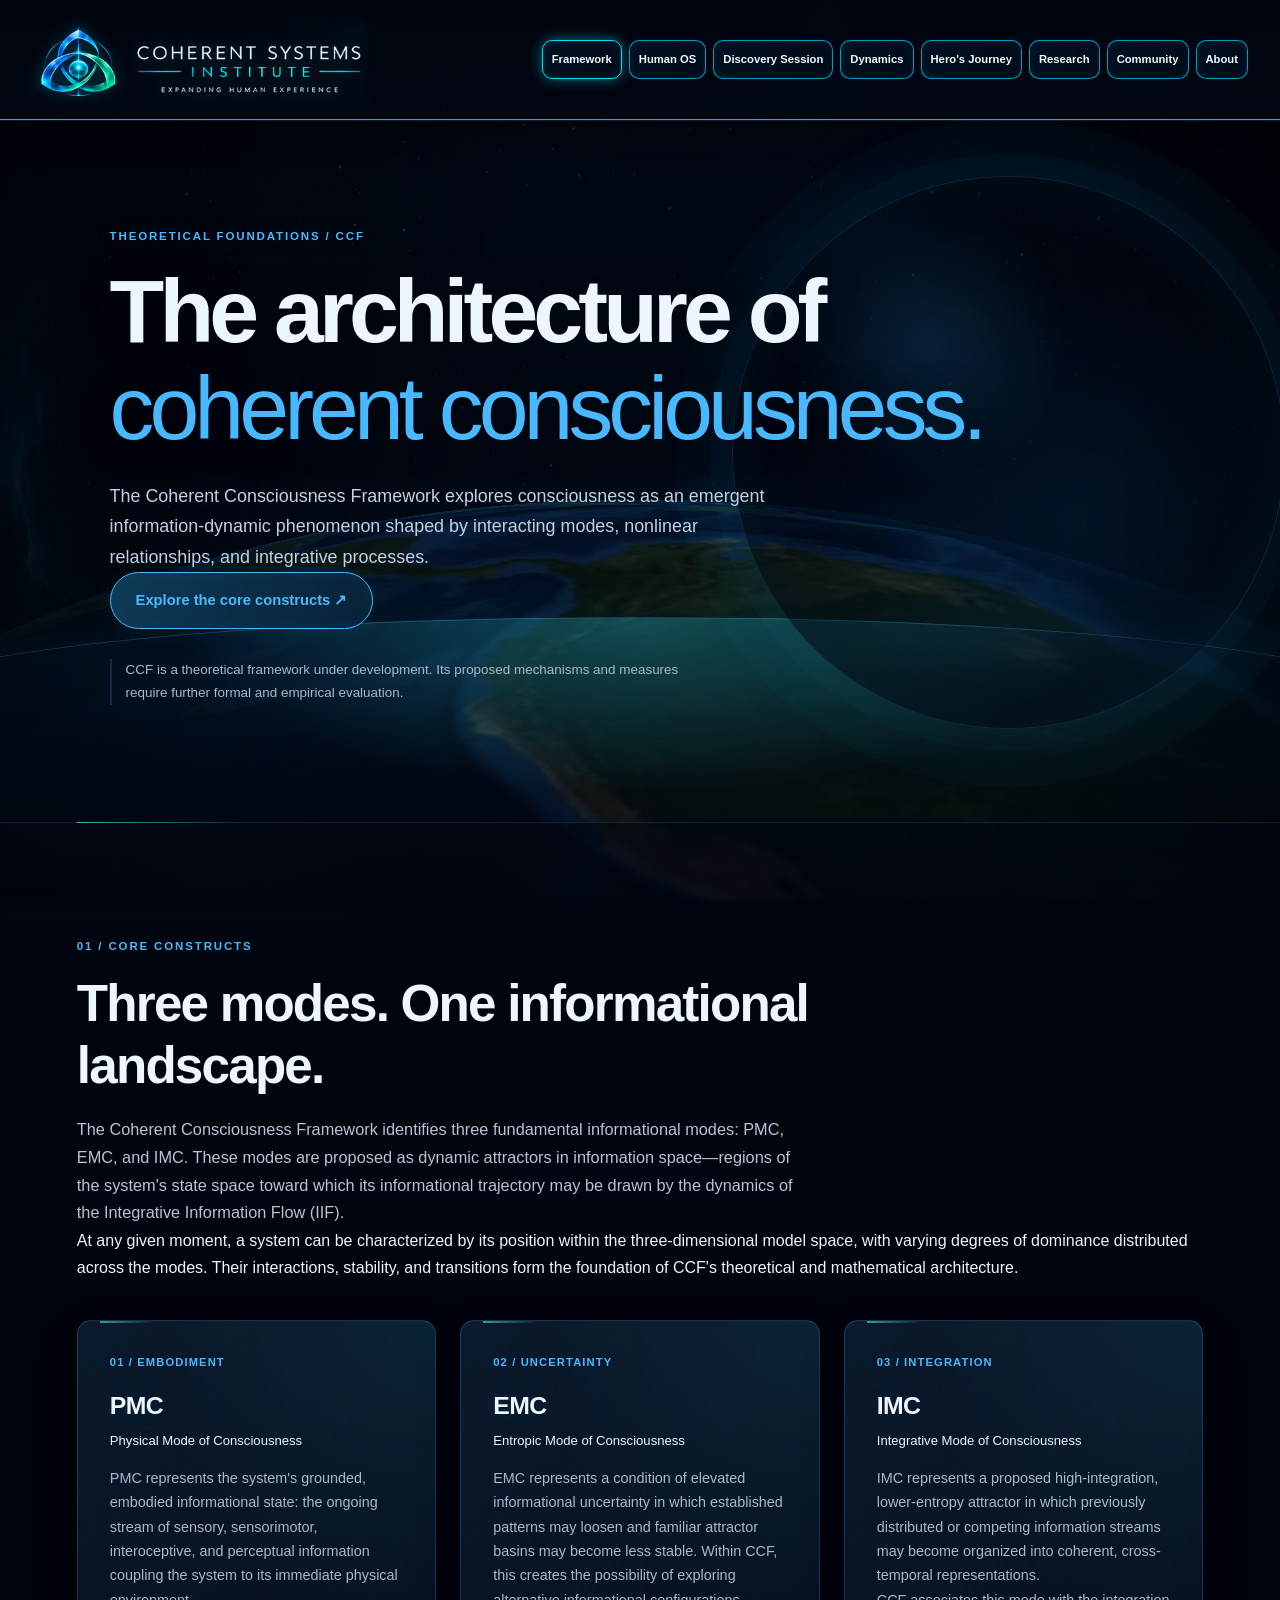
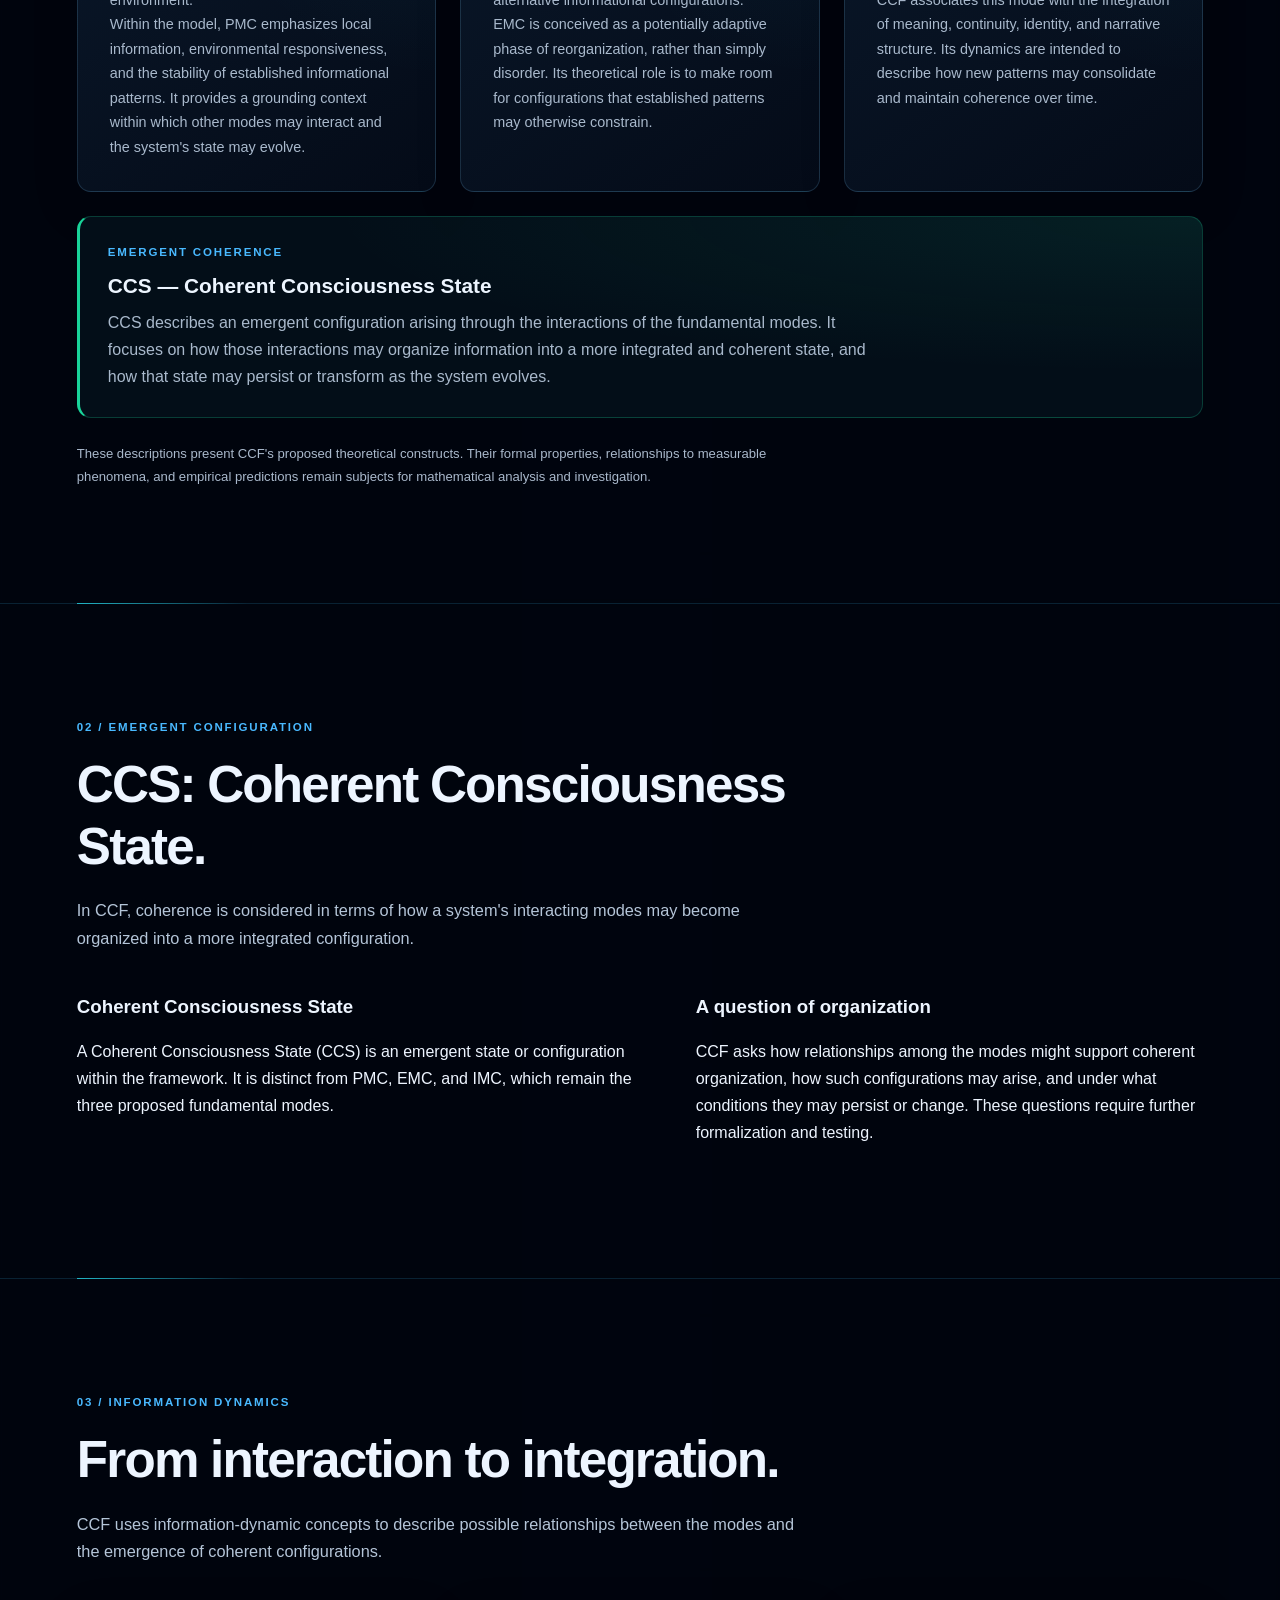
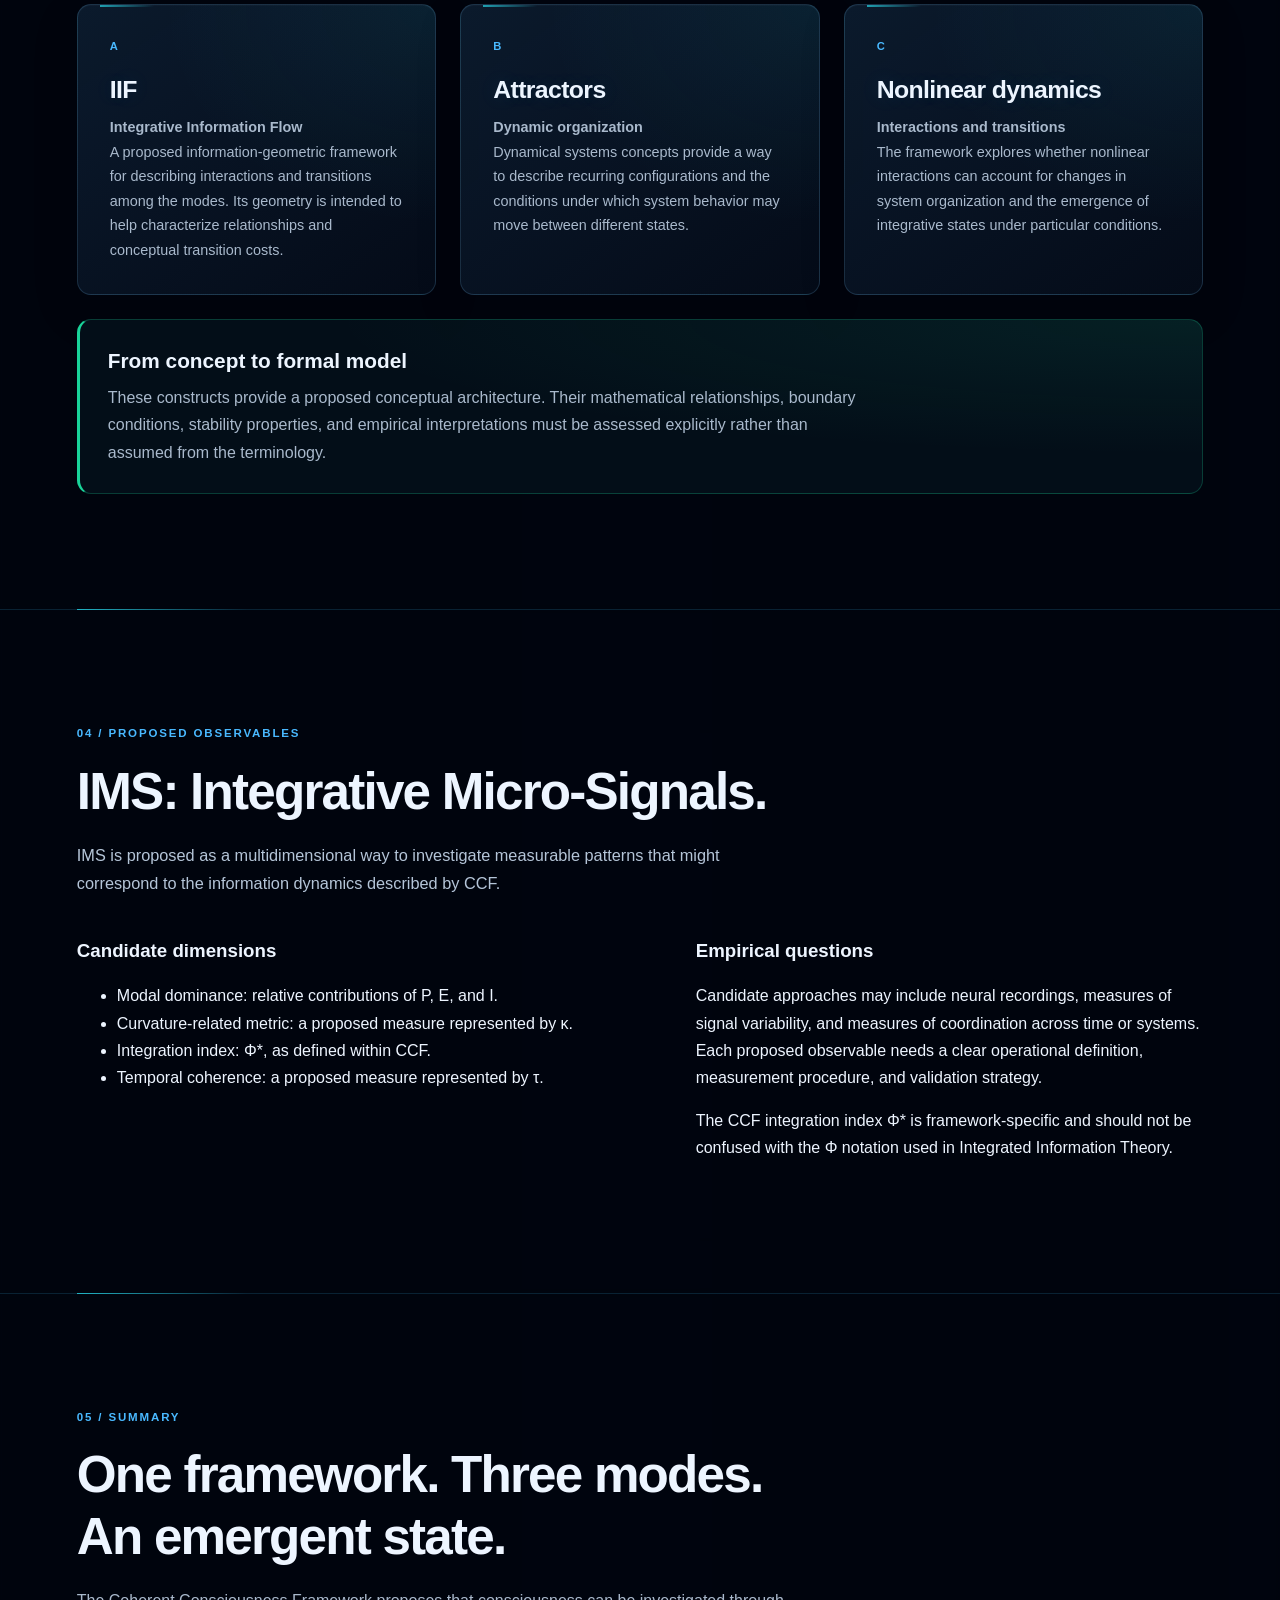
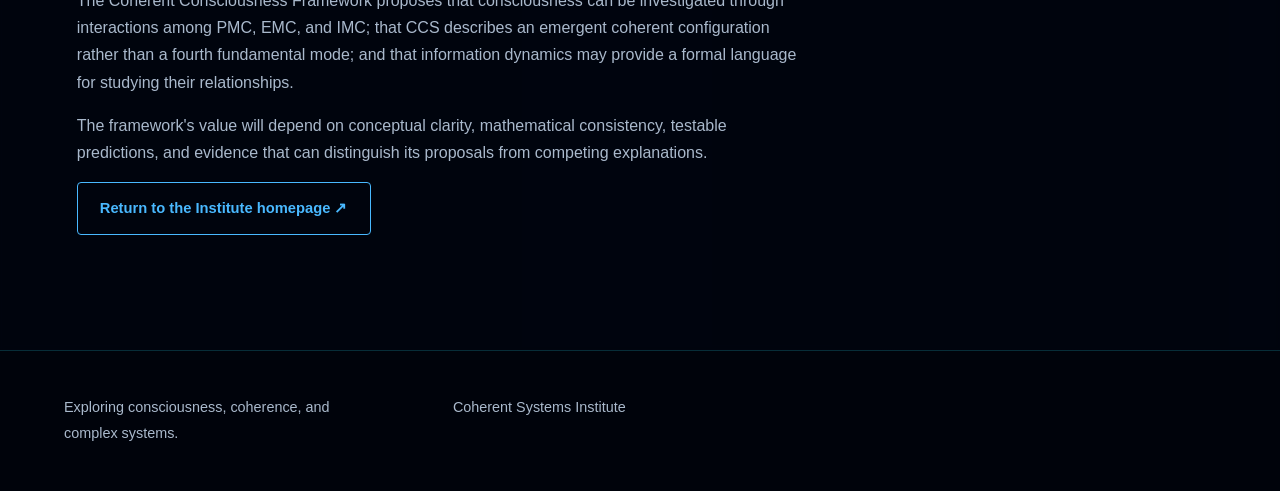
<file: framework.html>
<!doctype html>
<html lang="en">
<head>
  <meta charset="utf-8">
  <meta name="viewport" content="width=device-width, initial-scale=1">

  <title>The CCF Framework | Coherent Systems Institute</title>

  <meta
    name="description"
    content="Explore the core constructs of the Coherent Consciousness Framework: PMC, EMC, IMC, CCS, and Integrative Information Flow."
  >

  <link
    rel="canonical"
    href="https://www.coherentsystems.institute/framework.html"
  >

  <meta name="theme-color" content="#0b1118">

  <link rel="stylesheet" href="css/style.css">
  <script src="js/script.js" defer></script>
</head>
<body>
  <header class="site-header">
    <a class="brand" href="index.html">
      COHERENT SYSTEMS <span>INSTITUTE</span>
    </a>
    <nav aria-label="Main navigation">
  <a href="framework.html">Framework</a>
  <a href="human-os.html">Human OS</a>
  <a href="discovery-session.html">Discovery Session</a>
  <a href="index.html#dynamics">Dynamics</a>
  <a href="index.html#journey">Hero's Journey</a>
  <a href="index.html#research">Research</a>
  <a href="index.html#about">About</a>
</nav>
  </header>

  <main id="home">
    <section class="hero">
      <p class="eyebrow">THEORETICAL FOUNDATIONS / CCF</p>
      <h1>The architecture of <em>coherent consciousness.</em></h1>
      <p class="intro">
        The Coherent Consciousness Framework explores consciousness as
        an emergent information-dynamic phenomenon shaped by interacting
        modes, nonlinear relationships, and integrative processes.
      </p>
      <a class="button" href="#core-constructs">Explore the core constructs ↗</a>
      <p class="hero-note">
        CCF is a theoretical framework under development. Its proposed
        mechanisms and measures require further formal and empirical evaluation.
      </p>
    </section>

    <section id="core-constructs" class="section">
      <p class="eyebrow">01 / CORE CONSTRUCTS</p>
      <h2>Three modes. One informational landscape.</h2>
  
  <p class="section-intro">
    The Coherent Consciousness Framework identifies three fundamental
    informational modes: PMC, EMC, and IMC. These modes are proposed
    as dynamic attractors in information space—regions of the system's
    state space toward which its informational trajectory may be drawn
    by the dynamics of the Integrative Information Flow (IIF).
  </p>

  <p>
    At any given moment, a system can be characterized by its position
    within the three-dimensional model space, with varying degrees of
    dominance distributed across the modes. Their interactions,
    stability, and transitions form the foundation of CCF's
    theoretical and mathematical architecture.
  </p>

  <div class="cards">
    <article class="card">
      <span class="card-number">01 / EMBODIMENT</span>
      <h3>PMC</h3>
      <p class="card-subtitle">Physical Mode of Consciousness</p>

      <p>
        PMC represents the system's grounded, embodied informational
        state: the ongoing stream of sensory, sensorimotor,
        interoceptive, and perceptual information coupling the system
        to its immediate physical environment.
      </p>

      <p>
        Within the model, PMC emphasizes local information,
        environmental responsiveness, and the stability of established
        informational patterns. It provides a grounding context within
        which other modes may interact and the system's state may evolve.
      </p>
    </article>

    <article class="card">
      <span class="card-number">02 / UNCERTAINTY</span>
      <h3>EMC</h3>
      <p class="card-subtitle">Entropic Mode of Consciousness</p>

      <p>
        EMC represents a condition of elevated informational
        uncertainty in which established patterns may loosen and
        familiar attractor basins may become less stable. Within CCF,
        this creates the possibility of exploring alternative
        informational configurations.
      </p>

      <p>
        EMC is conceived as a potentially adaptive phase of
        reorganization, rather than simply disorder. Its theoretical
        role is to make room for configurations that established
        patterns may otherwise constrain.
      </p>
    </article>

    <article class="card">
      <span class="card-number">03 / INTEGRATION</span>
      <h3>IMC</h3>
      <p class="card-subtitle">Integrative Mode of Consciousness</p>

      <p>
        IMC represents a proposed high-integration, lower-entropy
        attractor in which previously distributed or competing
        information streams may become organized into coherent,
        cross-temporal representations.
      </p>

      <p>
        CCF associates this mode with the integration of meaning,
        continuity, identity, and narrative structure. Its dynamics
        are intended to describe how new patterns may consolidate
        and maintain coherence over time.
      </p>
    </article>
  </div>

  <div class="framework-note">
    <p class="eyebrow">EMERGENT COHERENCE</p>
    <h3>CCS — Coherent Consciousness State</h3>

    <p>
      CCS describes an emergent configuration arising through the
      interactions of the fundamental modes. It focuses on how
      those interactions may organize information into a more
      integrated and coherent state, and how that state may persist
      or transform as the system evolves.
    </p>
  </div>

  <p class="section-footnote">
    These descriptions present CCF's proposed theoretical constructs.
    Their formal properties, relationships to measurable phenomena,
    and empirical predictions remain subjects for mathematical
    analysis and investigation.
  </p>
</section>

    <section id="coherent-state" class="section">
      <p class="eyebrow">02 / EMERGENT CONFIGURATION</p>
      <h2>CCS: Coherent Consciousness State.</h2>
      <p class="section-intro">
        In CCF, coherence is considered in terms of how a system's
        interacting modes may become organized into a more integrated
        configuration.
      </p>

      <div class="journey-content">
        <div>
          <h3>Coherent Consciousness State</h3>
          <p>
            A Coherent Consciousness State (CCS) is an emergent state
            or configuration within the framework. It is distinct from
            PMC, EMC, and IMC, which remain the three proposed
            fundamental modes.
          </p>
        </div>
        <div>
          <h3>A question of organization</h3>
          <p>
            CCF asks how relationships among the modes might support
            coherent organization, how such configurations may arise,
            and under what conditions they may persist or change.
            These questions require further formalization and testing.
          </p>
        </div>
      </div>
    </section>

    <section id="information-flow" class="section research-section">
      <p class="eyebrow">03 / INFORMATION DYNAMICS</p>
      <h2>From interaction to integration.</h2>
      <p class="section-intro">
        CCF uses information-dynamic concepts to describe possible
        relationships between the modes and the emergence of coherent
        configurations.
      </p>

      <div class="cards">
        <article class="card">
          <span class="card-number">A</span>
          <h3>IIF</h3>
          <p><strong>Integrative Information Flow</strong></p>
          <p>
            A proposed information-geometric framework for describing
            interactions and transitions among the modes. Its geometry
            is intended to help characterize relationships and
            conceptual transition costs.
          </p>
        </article>

        <article class="card">
          <span class="card-number">B</span>
          <h3>Attractors</h3>
          <p><strong>Dynamic organization</strong></p>
          <p>
            Dynamical systems concepts provide a way to describe
            recurring configurations and the conditions under which
            system behavior may move between different states.
          </p>
        </article>

        <article class="card">
          <span class="card-number">C</span>
          <h3>Nonlinear dynamics</h3>
          <p><strong>Interactions and transitions</strong></p>
          <p>
            The framework explores whether nonlinear interactions
            can account for changes in system organization and the
            emergence of integrative states under particular conditions.
          </p>
        </article>
      </div>

      <div class="framework-note">
        <h3>From concept to formal model</h3>
        <p>
          These constructs provide a proposed conceptual architecture.
          Their mathematical relationships, boundary conditions,
          stability properties, and empirical interpretations must
          be assessed explicitly rather than assumed from the terminology.
        </p>
      </div>
    </section>

    <section id="ims" class="section">
      <p class="eyebrow">04 / PROPOSED OBSERVABLES</p>
      <h2>IMS: Integrative Micro-Signals.</h2>
      <p class="section-intro">
        IMS is proposed as a multidimensional way to investigate
        measurable patterns that might correspond to the information
        dynamics described by CCF.
      </p>

      <div class="journey-content">
        <div>
          <h3>Candidate dimensions</h3>
          <ul>
            <li>Modal dominance: relative contributions of P, E, and I.</li>
            <li>Curvature-related metric: a proposed measure represented by κ.</li>
            <li>Integration index: Φ*, as defined within CCF.</li>
            <li>Temporal coherence: a proposed measure represented by τ.</li>
          </ul>
        </div>
        <div>
          <h3>Empirical questions</h3>
          <p>
            Candidate approaches may include neural recordings,
            measures of signal variability, and measures of
            coordination across time or systems. Each proposed
            observable needs a clear operational definition,
            measurement procedure, and validation strategy.
          </p>
          <p>
            The CCF integration index Φ* is framework-specific and
            should not be confused with the Φ notation used in
            Integrated Information Theory.
          </p>
        </div>
      </div>
    </section>

    <section id="summary" class="section about-section">
      <p class="eyebrow">05 / SUMMARY</p>
      <h2>One framework. Three modes. An emergent state.</h2>
      <p>
        The Coherent Consciousness Framework proposes that consciousness
        can be investigated through interactions among PMC, EMC, and IMC;
        that CCS describes an emergent coherent configuration rather
        than a fourth fundamental mode; and that information dynamics
        may provide a formal language for studying their relationships.
      </p>
      <p>
        The framework's value will depend on conceptual clarity,
        mathematical consistency, testable predictions, and evidence
        that can distinguish its proposals from competing explanations.
      </p>
      <a class="button" href="index.html">Return to the Institute homepage ↗</a>
    </section>
  </main>

  <footer class="site-footer">
    <p>Coherent Systems Institute</p>
    <p>Exploring consciousness, coherence, and complex systems.</p>
  </footer>
</body>
</html>
</file>
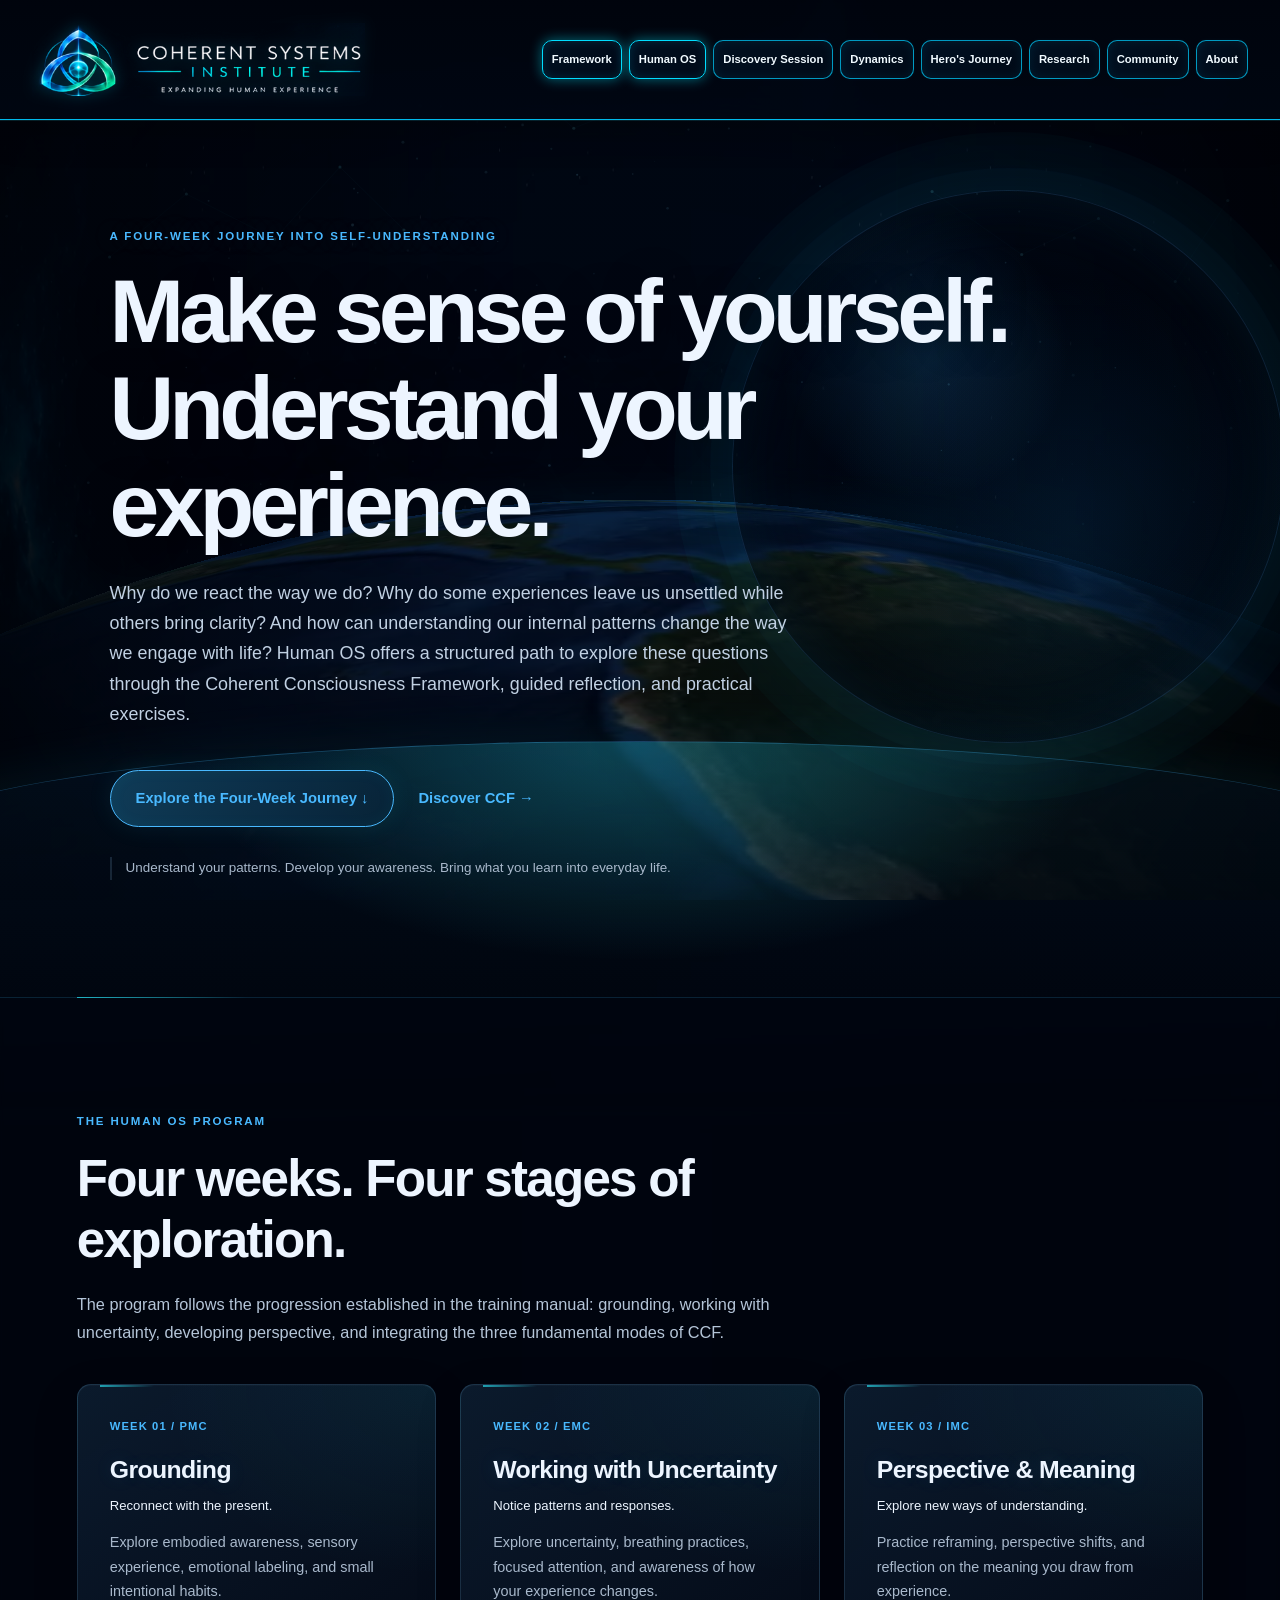
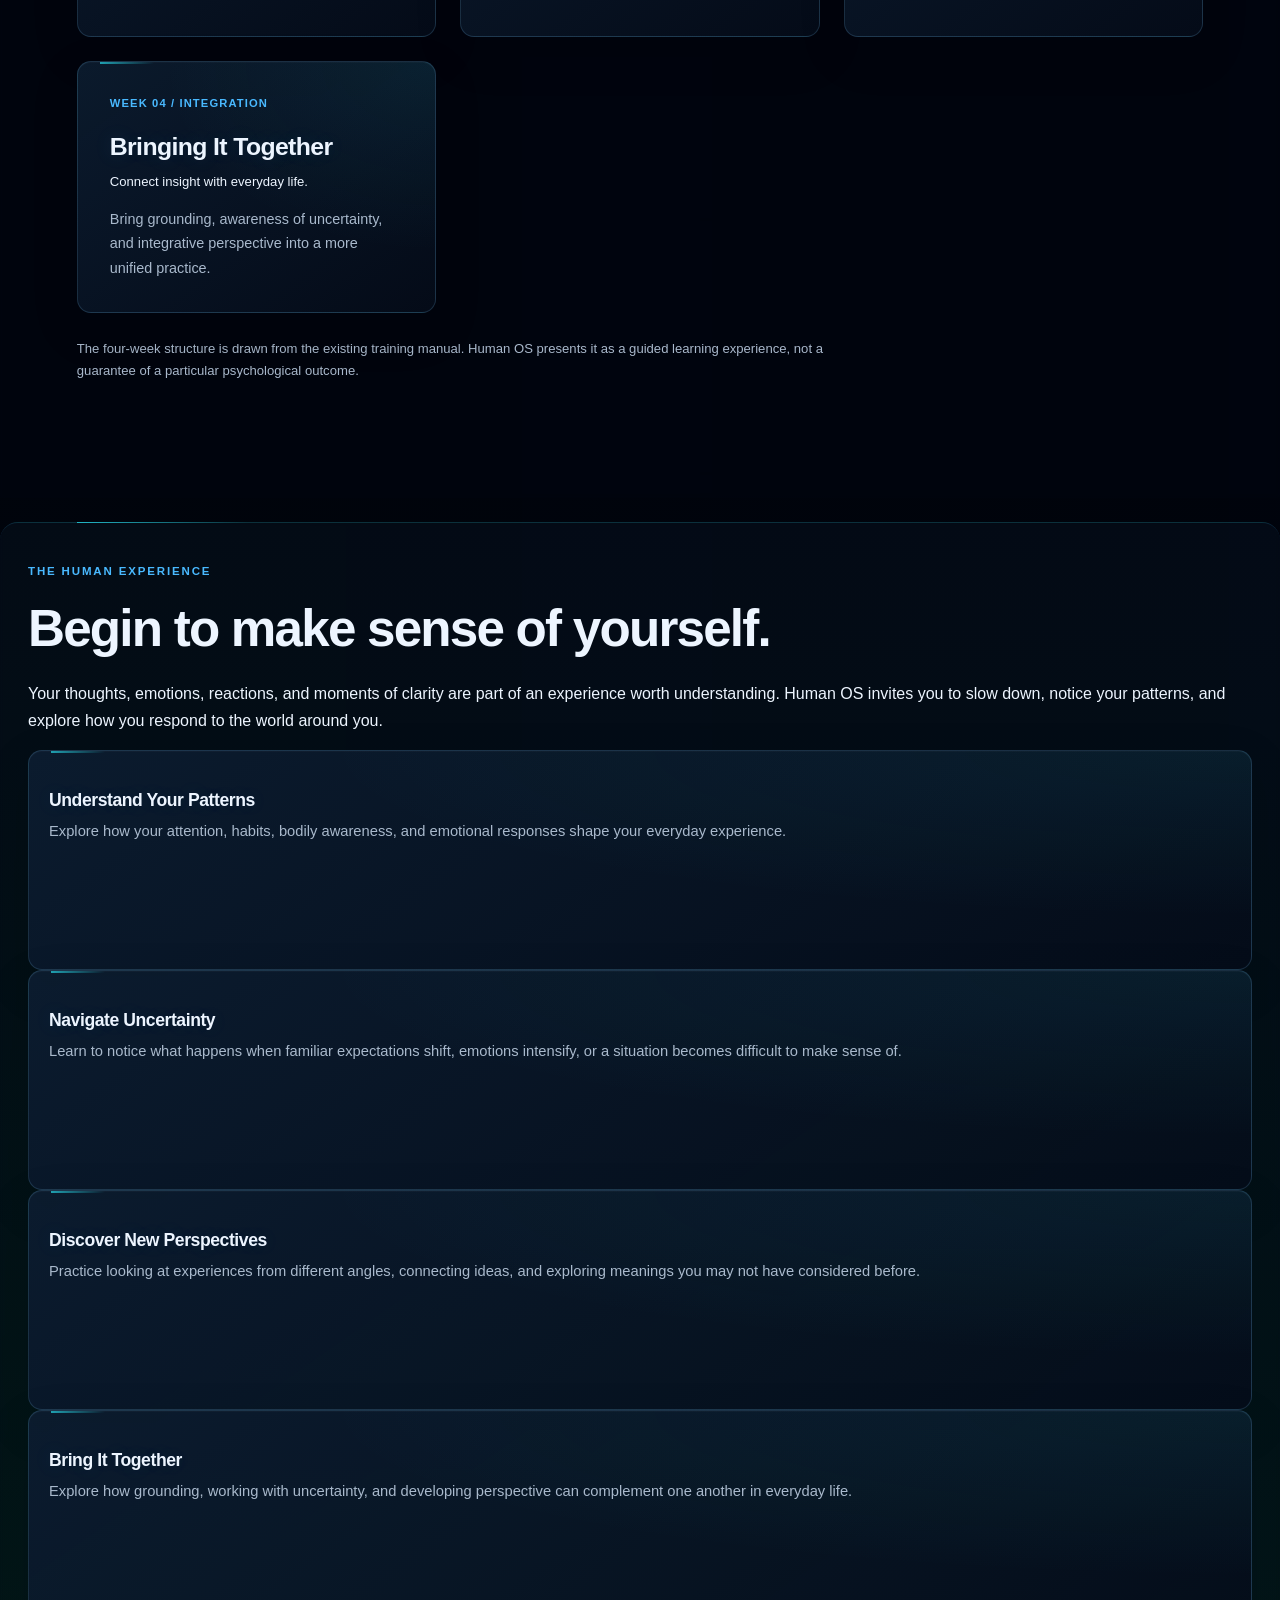
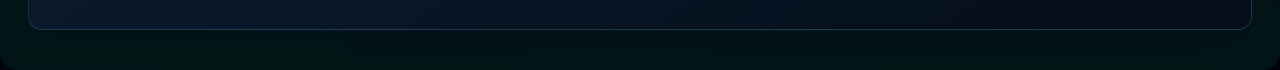
<file: human-os.html>
<!doctype html>
<html lang="en">
<head>
  <meta charset="utf-8">
  <meta name="viewport" content="width=device-width, initial-scale=1">

  <title>Human OS | Coherent Systems Institute</title>

  <meta
    name="description"
    content="Human OS is a guided four-week journey into self-understanding, personal practice, and the Coherent Consciousness Framework."
  >

  <link
    rel="canonical"
    href="https://www.coherentsystems.institute/human-os.html"
  >

  <meta name="theme-color" content="#0b1118">

  <link rel="stylesheet" href="css/style.css">
  <script src="js/script.js" defer></script>
</head>

<body>
  <header class="site-header">
    <a class="brand" href="index.html">
      COHERENT SYSTEMS <span>INSTITUTE</span>
    </a>

    <nav aria-label="Main navigation">
  <a href="framework.html">Framework</a>
  <a href="human-os.html">Human OS</a>
  <a href="discovery-session.html">Discovery Session</a>
  <a href="index.html#dynamics">Dynamics</a>
  <a href="index.html#journey">Hero's Journey</a>
  <a href="index.html#research">Research</a>
  <a href="index.html#about">About</a>
</nav>
  </header>

  <main id="home">

    <!-- HUMAN OS INTRODUCTION -->
    <section class="hero">
      <p class="eyebrow">
        A FOUR-WEEK JOURNEY INTO SELF-UNDERSTANDING
      </p>

      <h1>Make sense of yourself. Understand your experience.</h1>

      <p>
        Why do we react the way we do? Why do some experiences
        leave us unsettled while others bring clarity? And how
        can understanding our internal patterns change the way
        we engage with life?

        Human OS offers a structured path to explore these
        questions through the Coherent Consciousness Framework,
        guided reflection, and practical exercises.
      </p>

      <div class="hero-actions">
        <a class="button" href="#program">
          Explore the Four-Week Journey ↓
        </a>

        <a class="text-link" href="framework.html">
          Discover CCF →
        </a>
      </div>

      <p class="hero-note">
        Understand your patterns. Develop your awareness.
        Bring what you learn into everyday life.
      </p>
    </section>

    <!-- THE PROGRAM -->
    <section id="program" class="section">
      <p class="eyebrow">THE HUMAN OS PROGRAM</p>

      <h2>Four weeks. Four stages of exploration.</h2>

      <p class="section-intro">
        The program follows the progression established in the
        training manual: grounding, working with uncertainty,
        developing perspective, and integrating the three
        fundamental modes of CCF.
      </p>

      <div class="cards">

        <article class="card">
          <span class="card-number">WEEK 01 / PMC</span>
          <h3>Grounding</h3>
          <p class="card-subtitle">
            Reconnect with the present.
          </p>
          <p>
            Explore embodied awareness, sensory experience,
            emotional labeling, and small intentional habits.
          </p>
        </article>

        <article class="card">
          <span class="card-number">WEEK 02 / EMC</span>
          <h3>Working with Uncertainty</h3>
          <p class="card-subtitle">
            Notice patterns and responses.
          </p>
          <p>
            Explore uncertainty, breathing practices, focused
            attention, and awareness of how your experience changes.
          </p>
        </article>

        <article class="card">
          <span class="card-number">WEEK 03 / IMC</span>
          <h3>Perspective & Meaning</h3>
          <p class="card-subtitle">
            Explore new ways of understanding.
          </p>
          <p>
            Practice reframing, perspective shifts, and reflection
            on the meaning you draw from experience.
          </p>
        </article>

        <article class="card">
          <span class="card-number">WEEK 04 / INTEGRATION</span>
          <h3>Bringing It Together</h3>
          <p class="card-subtitle">
            Connect insight with everyday life.
          </p>
          <p>
            Bring grounding, awareness of uncertainty, and
            integrative perspective into a more unified practice.
          </p>
        </article>

      </div>

      <p class="section-footnote">
        The four-week structure is drawn from the existing training
        manual. Human OS presents it as a guided learning experience,
        not a guarantee of a particular psychological outcome.
      </p>
    </section>

    <section class="section" id="discover">
    <div class="section-header">
        <p class="eyebrow">THE HUMAN EXPERIENCE</p>
        <h2>Begin to make sense of yourself.</h2>
        <p>
            Your thoughts, emotions, reactions, and moments of clarity
            are part of an experience worth understanding. Human OS
            invites you to slow down, notice your patterns, and explore
            how you respond to the world around you.
        </p>
    </div>

    <div class="card-grid">
        <article class="card">
            <h3>Understand Your Patterns</h3>
            <p>
                Explore how your attention, habits, bodily awareness,
                and emotional responses shape your everyday experience.
            </p>
        </article>

        <article class="card">
            <h3>Navigate Uncertainty</h3>
            <p>
                Learn to notice what happens when familiar expectations
                shift, emotions intensify, or a situation becomes difficult
                to make sense of.
            </p>
        </article>

        <article class="card">
            <h3>Discover New Perspectives</h3>
            <p>
                Practice looking at experiences from different angles,
                connecting ideas, and exploring meanings you may not
                have considered before.
            </p>
        </article>

        <article class="card">
            <h3>Bring It Together</h3>
            <p>
                Explore how grounding, working with uncertainty, and
                developing perspective can complement one another in
                everyday life.
            </p>
        </article>
    </div>
</section>
</file>
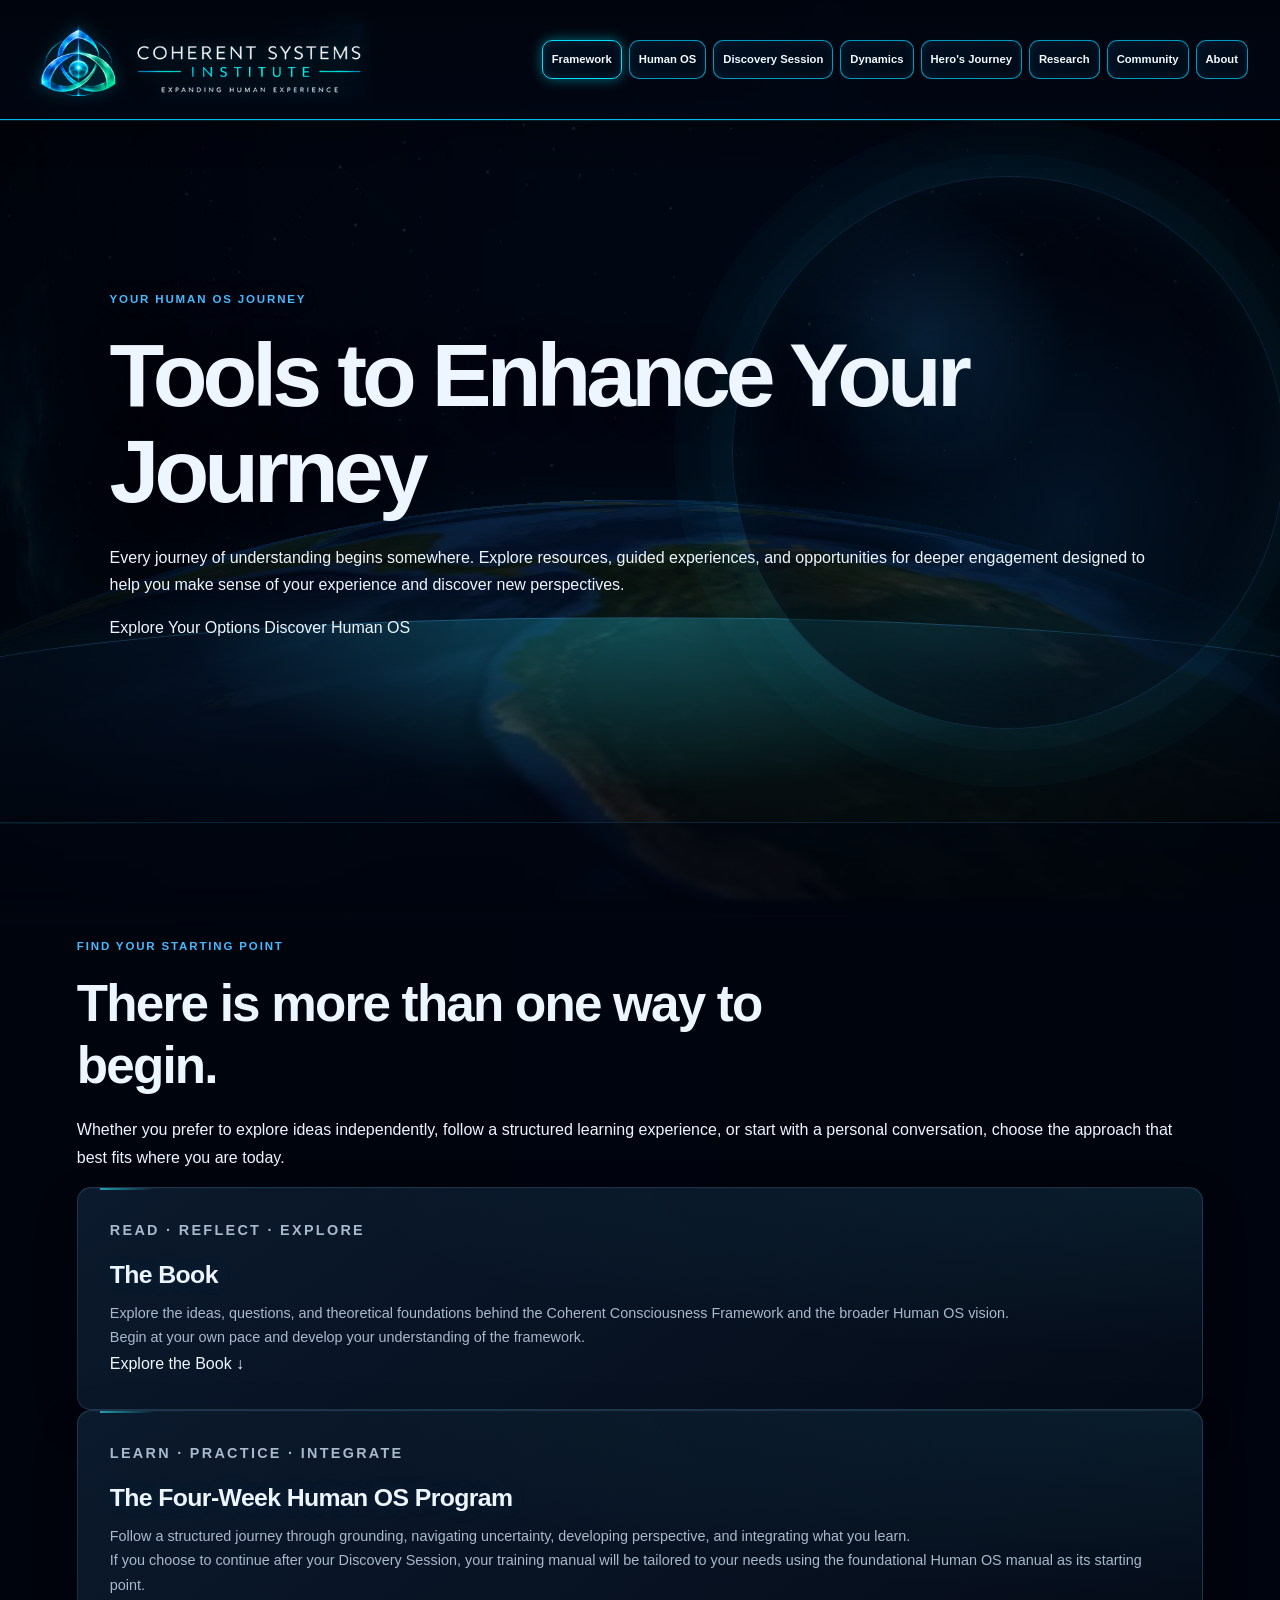
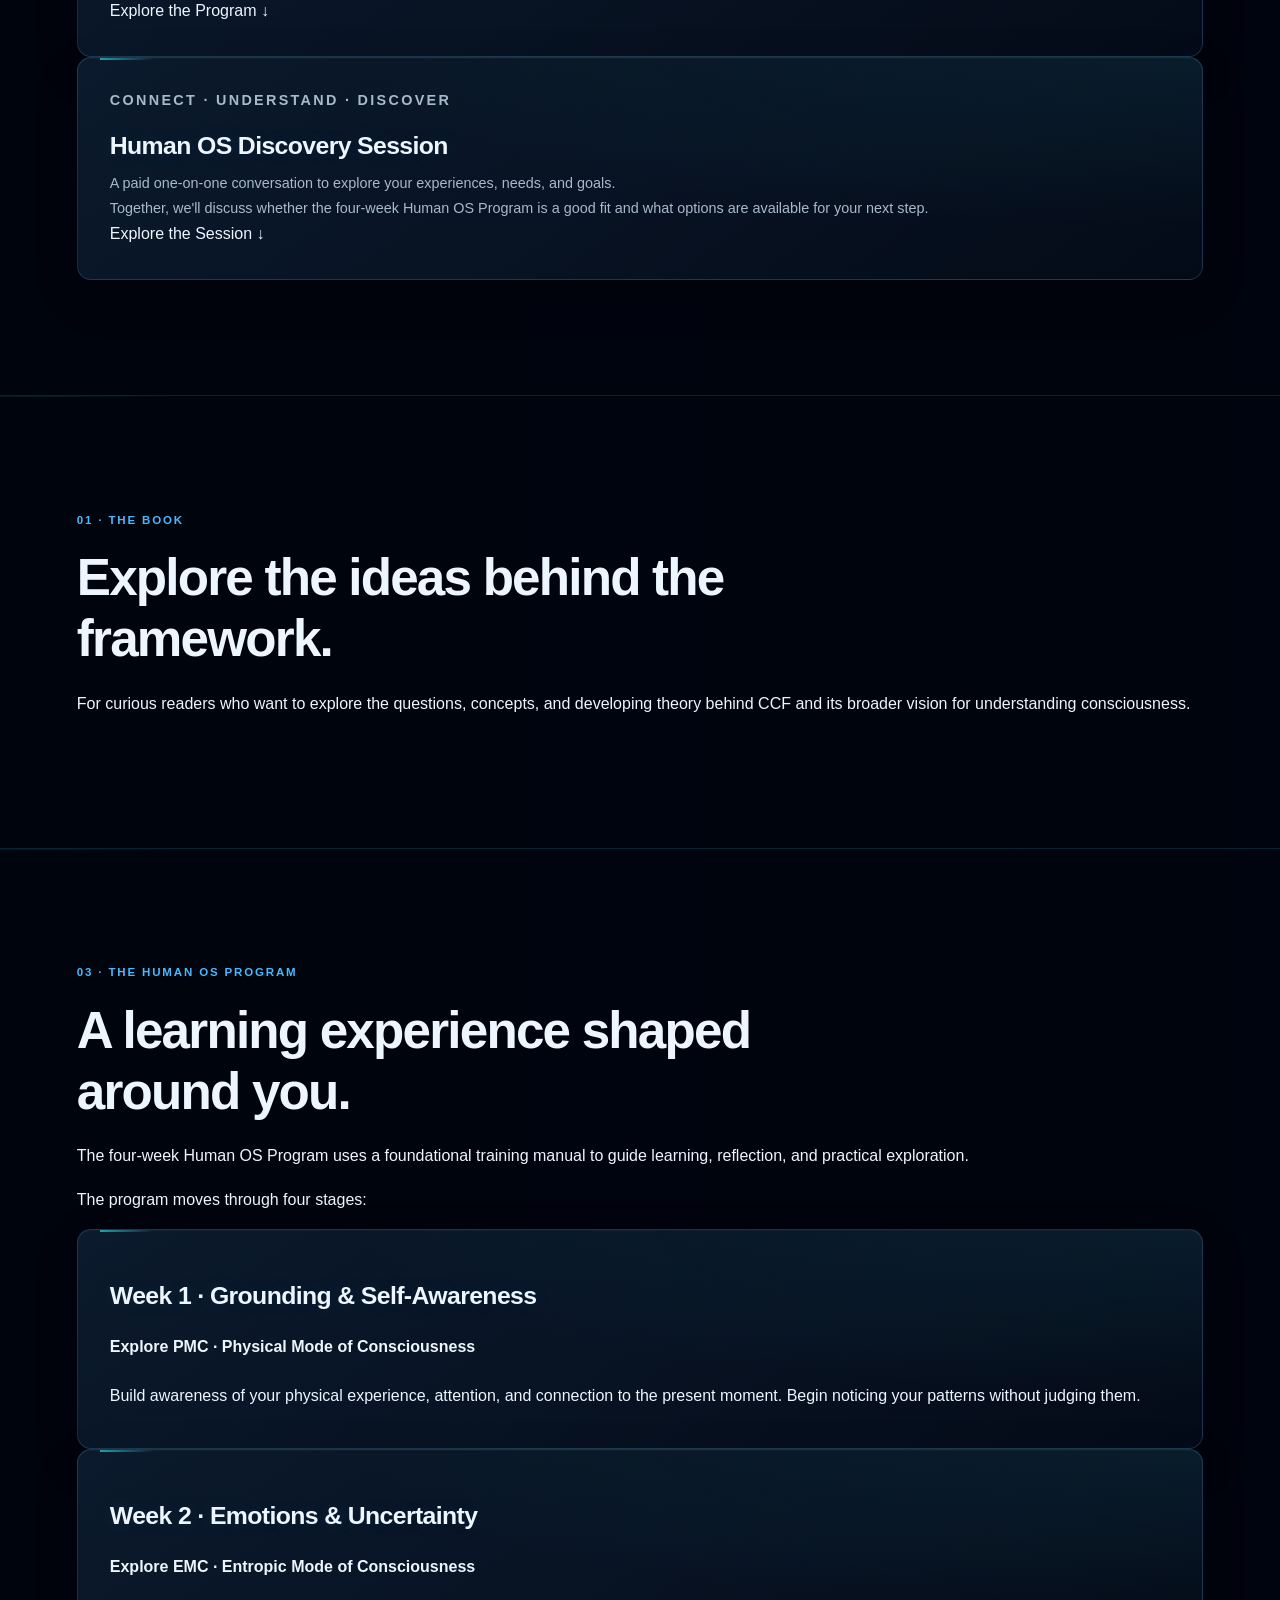
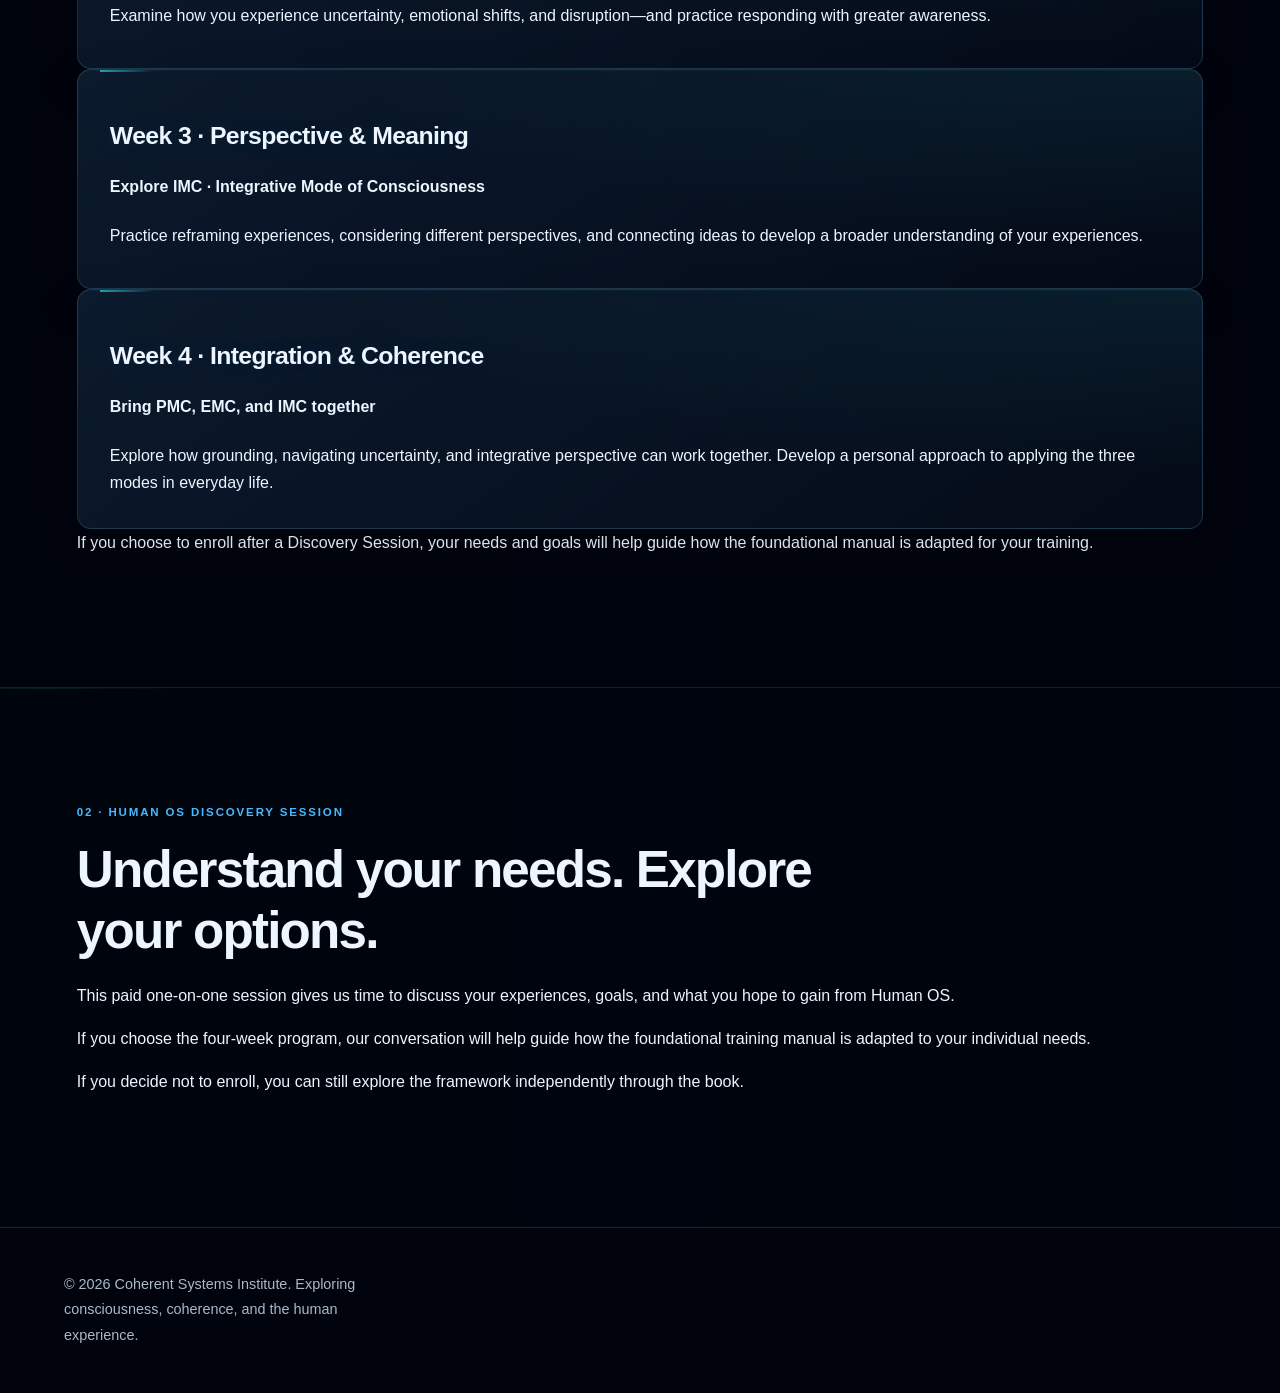
<file: your-journey.html>
<!DOCTYPE html>
<html lang="en">
<head>
  <meta charset="UTF-8">
  <meta name="viewport" content="width=device-width, initial-scale=1.0">

  <title>Your Journey | Coherent Systems Institute</title>

  <meta
    name="description"
    content="Explore books, guided learning, and personal guidance through the Coherent Systems Institute. Discover resources for self-understanding and your Human OS journey."
  >

  <link
    rel="canonical"
    href="https://www.coherentsystems.institute/your-journey.html"
  >

  <meta name="theme-color" content="#0b1118">

  <link rel="stylesheet" href="css/style.css">
  <script src="js/script.js" defer></script>
</head>
<body>

    <header class="site-header">
        <div class="container">
            <a href="index.html" class="logo">
                Coherent Systems Institute
            </a>

            <nav>
                <a href="index.html">Home</a>
                <a href="human-os.html">Human OS</a>
                <a href="framework.html">CCF Framework</a>
                <a href="your-journey.html">Your Journey</a>
            </nav>
        </div>
    </header>

    <main>

        <!-- INTRODUCTION -->
        <section class="hero">
            <div class="hero-content">
                <p class="eyebrow">YOUR HUMAN OS JOURNEY</p>

                <h1>Tools to Enhance Your Journey</h1>

                <p>
                    Every journey of understanding begins somewhere.
                    Explore resources, guided experiences, and opportunities
                    for deeper engagement designed to help you make sense
                    of your experience and discover new perspectives.
                </p>

                <div class="hero-buttons">
                    <a href="#offerings" class="btn btn-primary">
                        Explore Your Options
                    </a>

                    <a href="human-os.html" class="btn btn-secondary">
                        Discover Human OS
                    </a>
                </div>
            </div>
        </section>


        <!-- OFFERINGS -->
        <section class="section" id="offerings">

            <div class="section-header">
                <p class="eyebrow">FIND YOUR STARTING POINT</p>

                <h2>There is more than one way to begin.</h2>

                <p>
                    Whether you prefer to explore ideas independently,
                    follow a structured learning experience, or start
                    with a personal conversation, choose the approach
                    that best fits where you are today.
                </p>
            </div>


            <div class="card-grid">

    <!-- THE BOOK -->
    <article class="card">
        <p class="eyebrow">READ · REFLECT · EXPLORE</p>

        <h3>The Book</h3>

        <p>
            Explore the ideas, questions, and theoretical
            foundations behind the Coherent Consciousness
            Framework and the broader Human OS vision.
        </p>

        <p>
            Begin at your own pace and develop your
            understanding of the framework.
        </p>

        <a href="#book-details">Explore the Book &darr;</a>
    </article>

    
    <!-- THE PROGRAM -->
    <article class="card">
        <p class="eyebrow">LEARN · PRACTICE · INTEGRATE</p>

        <h3>The Four-Week Human OS Program</h3>

        <p>
            Follow a structured journey through grounding,
            navigating uncertainty, developing perspective,
            and integrating what you learn.
        </p>

        <p>
            If you choose to continue after your Discovery
            Session, your training manual will be tailored
            to your needs using the foundational Human OS
            manual as its starting point.
        </p>

        <a href="#program-details">
            Explore the Program &darr;
        </a>
    </article>

<!-- DISCOVERY SESSION -->
    <article class="card">
        <p class="eyebrow">CONNECT · UNDERSTAND · DISCOVER</p>

        <h3>Human OS Discovery Session</h3>

        <p>
            A paid one-on-one conversation to explore your
            experiences, needs, and goals.
        </p>

        <p>
            Together, we'll discuss whether the four-week
            Human OS Program is a good fit and what options
            are available for your next step.
        </p>

        <a href="#conversation-details">
            Explore the Session &darr;
        </a>
    </article>
    
</div>
        </section>


        <!-- BOOK DETAILS -->
        <section class="section" id="book-details">
            <div class="section-header">
                <p class="eyebrow">01 · THE BOOK</p>

                <h2>Explore the ideas behind the framework.</h2>

                <p>
                    For curious readers who want to explore the questions,
                    concepts, and developing theory behind CCF and its
                    broader vision for understanding consciousness.
                </p>

                <!-- Add the book's verified purchase link here later. -->
            </div>
        </section>


        <!-- PROGRAM DETAILS -->
        <section class="section" id="program-details">
        <div class="section-header">
        <p class="eyebrow">03 · THE HUMAN OS PROGRAM</p>

        <h2>A learning experience shaped around you.</h2>

        <p>
            The four-week Human OS Program uses a foundational
            training manual to guide learning, reflection,
            and practical exploration.
        </p>

        <p>
            The program moves through four stages:
        </p>

        <div class="card-grid">
            <article class="card">
                <h3>Week 1 · Grounding & Self-Awareness</h3>
                <p>
                    <h4>Explore PMC · Physical Mode of Consciousness</h4>
                
                        Build awareness of your physical experience, attention, and connection to the present moment. Begin noticing your patterns without judging them.
                </p>
            </article>

            <article class="card">
                <h3>Week 2 · Emotions & Uncertainty</h3>
                <p>
                    <h4>Explore EMC · Entropic Mode of Consciousness</h4>

                        Examine how you experience uncertainty, emotional shifts, and disruption—and practice responding with greater awareness.
                </p>
            </article>

            <article class="card">
                <h3>Week 3 · Perspective & Meaning</h3>
                <p>
                    <h4>Explore IMC · Integrative Mode of Consciousness</h4>

                        Practice reframing experiences, considering different perspectives, and connecting ideas to develop a broader understanding of your experiences.
                </p>
            </article>

            <article class="card">
                <h3>Week 4 · Integration & Coherence</h3>
                <p>
                    <h4>Bring PMC, EMC, and IMC together</h4>

                        Explore how grounding, navigating uncertainty, and integrative perspective can work together. Develop a personal approach to applying the three modes in everyday life.
                </p>
            </article>
        </div>

        <p>
            If you choose to enroll after a Discovery Session,
            your needs and goals will help guide how the
            foundational manual is adapted for your training.
        </p>

        <!-- Add program enrollment link here when ready. -->
        </div>
    </section>
    
    <!-- DISCOVERY SESSION DETAILS -->
    <section class="section" id="conversation-details">
        <div class="section-header">
            <p class="eyebrow">02 · HUMAN OS DISCOVERY SESSION</p>

            <h2>Understand your needs. Explore your options.</h2>

            <p>
                This paid one-on-one session gives us time to
                discuss your experiences, goals, and what you
                hope to gain from Human OS.
            </p>

            <p>
                If you choose the four-week program, our
                conversation will help guide how the
                foundational training manual is adapted
                to your individual needs.
            </p>

            <p>
                If you decide not to enroll, you can still
                explore the framework independently through
                the book.
            </p>

            <!-- Add your booking link here when ready. -->
        </div>
    </section>

    </main>

    <footer class="site-footer">
        <div class="container">
            <p>
                &copy; 2026 Coherent Systems Institute.
                Exploring consciousness, coherence, and the
                human experience.
            </p>
        </div>
    </footer>

</body>
</html>
</file>
<file: css/style.css>
:root {
  color-scheme: dark;
  --bg: #0a111b;
  --surface: #111d2a;
  --surface-raised: #152535;
  --text: #edf3f7;
  --muted: #a2b1c0;
  --accent: #68dfc3;
  --accent-soft: rgba(104, 223, 195, 0.1);
  --border: rgba(190, 216, 230, 0.15);
  --content-width: 1240px;
}

* {
  box-sizing: border-box;
}

html {
  scroll-behavior: smooth;
  scroll-padding-top: 90px;
}

body {
  margin: 0;
  background:
    radial-gradient(
      ellipse at 78% 5%,
      rgba(40, 113, 119, 0.18),
      transparent 35%
    ),
    var(--bg);
  color: var(--text);
  font-family: Inter, "Segoe UI", Arial, sans-serif;
  line-height: 1.7;
}

a {
  color: inherit;
  text-decoration: none;
}

a:focus-visible {
  outline: 2px solid var(--accent);
  outline-offset: 5px;
}

.site-header {
  position: relative;
  z-index: 2;
  min-height: 78px;
  padding: 20px 7%;
  display: flex;
  justify-content: space-between;
  align-items: center;
  gap: 24px;
  border-bottom: 1px solid var(--border);
  background: rgba(10, 17, 27, 0.88);
}

.brand {
  flex-shrink: 0;
  font-size: 0.83rem;
  font-weight: 800;
  letter-spacing: 0.11em;
}

.brand span {
  color: var(--accent);
}

nav {
  display: flex;
  align-items: center;
  justify-content: space-between;
  gap: 32px;
  flex-wrap: wrap;
}

nav a,
footer a {
  color: var(--muted);
  font-size: 0.84rem;
  font-weight: 400;
  letter-spacing: 0.01em;
  line-height: 1.5;
  text-decoration: none;
  transition: color 0.2s ease;
}

nav a:hover,
footer a:hover {
  color: var(--accent);
}

.hero {
  position: relative;
  max-width: var(--content-width);
  min-height: 590px;
  margin: 0 auto;
  padding: 115px 7% 105px;
  display: flex;
  flex-direction: column;
  align-items: flex-start;
  justify-content: center;
}

.hero::before {
  content: "";
  position: absolute;
  top: 18%;
  right: 3%;
  width: 240px;
  height: 240px;
  border: 1px solid rgba(104, 223, 195, 0.08);
  border-radius: 50%;
  box-shadow:
    0 0 0 35px rgba(104, 223, 195, 0.025),
    0 0 0 70px rgba(104, 223, 195, 0.018);
  pointer-events: none;
}

.eyebrow {
  margin-bottom: 18px;
  color: var(--accent);
  font-size: 0.72rem;
  font-weight: 700;
  letter-spacing: 0.16em;
  line-height: 1.5;
}

h1,
h2,
h3,
p {
  margin-top: 0;
}

h1 {
  position: relative;
  max-width: 850px;
  margin-bottom: 24px;
  font-size: clamp(2.7rem, 7vw, 5.6rem);
  line-height: 1.08;
  letter-spacing: -0.055em;
}

h1 em {
  color: var(--accent);
  font-weight: 500;
  font-style: normal;
}

.intro {
  max-width: 650px;
  margin-bottom: 0;
  color: var(--muted);
  font-size: 1.12rem;
}

.hero-actions {
  display: flex;
  align-items: center;
  flex-wrap: wrap;
  gap: 24px;
  margin-top: 22px;
}

.button {
  display: inline-block;
  padding: 13px 22px;
  border: 1px solid var(--accent);
  border-radius: 4px;
  color: var(--accent);
  font-size: 0.92rem;
  font-weight: 700;
  transition: background 0.2s ease, color 0.2s ease,
    transform 0.2s ease;
}

.button:hover {
  background: var(--accent);
  color: var(--bg);
  transform: translateY(-2px);
}

.text-link {
  display: inline-block;
  color: var(--accent);
  font-size: 0.92rem;
  font-weight: 600;
  transition: opacity 0.2s ease;
}

.text-link:hover {
  opacity: 0.75;
}

.hero-note {
  max-width: 600px;
  margin: 30px 0 0;
  padding-left: 14px;
  border-left: 2px solid var(--border);
  color: var(--muted);
  font-size: 0.84rem;
}

.section {
  max-width: 1400px;
  margin: 0 auto;
  padding: 100px 6%;
  border-top: 1px solid var(--border);
  box-sizing: border-box;
}

h2 {
  max-width: 760px;
  margin-bottom: 20px;
  font-size: clamp(2rem, 4vw, 3.25rem);
  line-height: 1.2;
  letter-spacing: -0.035em;
}

h3 {
  line-height: 1.3;
}

.section-intro {
  max-width: 720px;
  margin-bottom: 0;
  color: var(--muted);
  font-size: 1.02rem;
}

.cards {
  display: grid;
  grid-template-columns: repeat(3, minmax(0, 1fr));
  gap: 16px;
  margin-top: 38px;
}

.card {
  min-width: 0;
  min-height: 220px;
  padding: 25px 22px;
  background:
    linear-gradient(145deg, var(--surface), rgba(17, 29, 42, 0.55));
  border: 1px solid var(--border);
  border-radius: 6px;
  transition: border-color 0.2s ease, transform 0.2s ease,
    background 0.2s ease;
}

.card:hover {
  background: linear-gradient(145deg, var(--surface-raised), var(--surface));
  border-color: rgba(104, 223, 195, 0.55);
  transform: translateY(-3px);
}

.card-number {
  display: block;
  color: var(--accent);
  font-size: 0.7rem;
  font-weight: 700;
  letter-spacing: 0.1em;
}

.card h3 {
  margin: 18px 0 9px;
  font-size: 1.55rem;
  letter-spacing: -0.025em;
}

.card p {
  margin-bottom: 0;
  color: var(--muted);
  font-size: 0.9rem;
  overflow-wrap: anywhere;
}

.card .card-subtitle {
  margin-bottom: 15px;
  color: var(--text);
  font-size: 0.82rem;
  line-height: 1.5;
}

.framework-note {
  margin-top: 24px;
  padding: 27px 28px;
  border: 1px solid var(--border);
  border-left: 3px solid var(--accent);
  border-radius: 4px;
  background: rgba(17, 29, 42, 0.45);
}

.framework-note .eyebrow {
  margin-bottom: 10px;
}

.framework-note h3 {
  margin-bottom: 10px;
  font-size: 1.3rem;
}

.framework-note p:last-child {
  max-width: 760px;
  margin-bottom: 0;
  color: var(--muted);
}

.research-section,
.about-section {
  padding-top: 85px;
  padding-bottom: 85px;
}

.section-footnote {
  max-width: 760px;
  margin: 25px 0 0;
  color: var(--muted);
  font-size: 0.82rem;
}

/* Hero's Journey */

.journey-section {
  position: relative;
  overflow: hidden;
}

.journey-content {
  display: grid;
  grid-template-columns: minmax(0, 1fr) minmax(0, 0.9fr);
  gap: 55px;
  align-items: start;
  margin-top: 42px;
}

.journey-copy h3 {
  margin-bottom: 18px;
  font-size: 1.45rem;
}

.journey-copy p {
  color: var(--muted);
  font-size: 0.95rem;
}

.journey-copy .text-link {
  margin-top: 8px;
}

.journey-stages {
  position: relative;
  display: grid;
  gap: 0;
}

.journey-stage {
  position: relative;
  display: grid;
  grid-template-columns: 42px minmax(0, 1fr);
  gap: 16px;
  padding: 0 0 27px;
}

.journey-stage:not(:last-child)::after {
  content: "";
  position: absolute;
  top: 39px;
  bottom: 0;
  left: 17px;
  width: 1px;
  background: linear-gradient(
    to bottom,
    rgba(104, 223, 195, 0.6),
    var(--border)
  );
}

.stage-marker {
  position: relative;
  z-index: 1;
  display: grid;
  place-items: center;
  width: 36px;
  height: 36px;
  border: 1px solid rgba(104, 223, 195, 0.45);
  border-radius: 50%;
  background: var(--bg);
  color: var(--accent);
  font-size: 0.72rem;
  font-weight: 700;
}

.journey-stage h3 {
  margin: 4px 0 5px;
  font-size: 1.05rem;
}

.journey-stage p {
  margin-bottom: 0;
  color: var(--muted);
  font-size: 0.87rem;
}

/* Institute and footer */

.about-section > p:not(.eyebrow) {
  max-width: 720px;
  color: var(--muted);
}

.about-section .text-link {
  margin-top: 8px;
}

.site-footer {
  display: grid;
  grid-template-columns: minmax(240px, 0.7fr) minmax(0, 1.8fr);
  align-items: start;
  column-gap: 8%;
  row-gap: 22px;
  padding: 44px 5%;
  border-top: 1px solid var(--border);
  width: 100%;
  box-sizing: border-box;
}

.site-footer .brand {
  justify-self: start;
  align-self: start;
}

.site-footer p {
  margin: 0;
  color: var(--muted);
  font-size: 0.9rem;
  line-height: 1.8;
}

.site-footer > p:nth-of-type(1) {
  grid-column: 2;
  grid-row: 1;
  justify-self: stretch;
  text-align: left;
}

.site-footer .footer-note {
  grid-column: 1 / -1;
  max-width: none;
  line-height: 1.8;
}

.site-footer .copyright {
  grid-column: 1 / -1;
  padding-top: 18px;
  border-top: 1px solid var(--border);
  font-size: 0.8rem;
}

/* Responsive layouts */

@media (max-width: 900px) {
  .site-header {
    align-items: flex-start;
    flex-direction: column;
  }

  nav {
    gap: 12px 20px;
  }

  .hero::before {
    right: 8%;
    width: 170px;
    height: 170px;
    opacity: 0.65;
  }

  .journey-content {
    grid-template-columns: 1fr;
    gap: 35px;
  }
}

@media (max-width: 760px) {
  .hero {
    min-height: 480px;
    padding-top: 85px;
    padding-bottom: 80px;
  }

  .section {
    padding-top: 68px;
    padding-bottom: 68px;
  }

  .cards {
    grid-template-columns: repeat(2, minmax(0, 1fr));
  }

  .card {
    min-height: 0;
  }

  .site-footer {
    grid-template-columns: 1fr;
  }

  .site-footer > p:nth-of-type(1) {
    justify-self: start;
    text-align: left;
  }

  .site-footer .footer-note,
  .site-footer .copyright {
    grid-column: auto;
  }
}

@media (max-width: 480px) {
  .site-header {
    padding: 18px 6%;
  }

  .brand {
    font-size: 0.74rem;
  }

  nav {
    gap: 10px 16px;
  }

  nav a {
    font-size: 0.82rem;
  }

  .hero {
    min-height: 440px;
    padding: 72px 6%;
  }

  .hero::before {
    top: 12%;
    right: 4%;
    width: 120px;
    height: 120px;
  }

  h1 {
    font-size: clamp(2.55rem, 12vw, 3.5rem);
  }

  .hero-actions {
    align-items: flex-start;
    flex-direction: column;
    gap: 18px;
  }

  .section {
    padding-right: 6%;
    padding-left: 6%;
  }

  .cards {
    grid-template-columns: 1fr;
  }

  .framework-note {
    padding: 22px 20px;
  }

  .journey-content {
    gap: 28px;
  }

  .site-footer {
    padding-right: 6%;
    padding-left: 6%;
  }
}

@media (prefers-reduced-motion: reduce) {
  html {
    scroll-behavior: auto;
  }

  *,
  *::before,
  *::after {
    transition-duration: 0.01ms !important;
    animation-duration: 0.01ms !important;
    animation-iteration-count: 1 !important;
  }
}
/* Human OS: compact discovery cards */
#discover .card-grid {
    grid-template-columns: repeat(2, minmax(0, 1fr));
    gap: 16px;
}

#discover .card {
    padding: 20px;
}

#discover .card h3 {
    font-size: 1.1rem;
    margin-bottom: 8px;
}

#discover .card p {
    font-size: 0.92rem;
    line-height: 1.6;
}

@media (max-width: 600px) {
    #discover .card-grid {
        grid-template-columns: 1fr;
    }
}
/* Subtle transition into the discovery section */
#discover {
    background: linear-gradient(
        180deg,
        rgba(35, 155, 135, 0.04),
        rgba(35, 155, 135, 0.10)
    );
    border-radius: 18px;
    padding: 40px 28px;
    margin-top: 24px;
}

@media (max-width: 600px) {
    #discover {
        padding: 28px 16px;
    }
}
/* YOUR JOURNEY — animated background */
#offerings,
#book-details,
#program-details,
#conversation-details {
    position: relative;
    isolation: isolate;
}

#offerings::before,
#book-details::before,
#program-details::before,
#conversation-details::before {
    content: "";
    position: absolute;
    inset: 0;
    z-index: -1;
    pointer-events: none;
    background:
        radial-gradient(
            ellipse at 15% 30%,
            rgba(35, 155, 135, 0.16),
            transparent 45%
        ),
        radial-gradient(
            ellipse at 85% 70%,
            rgba(50, 100, 170, 0.14),
            transparent 45%
        );
    background-size: 160% 160%;
    animation: journeyBackgroundFlow 16s ease-in-out infinite alternate;
    border-radius: 18px;
}

@keyframes journeyBackgroundFlow {
    0% {
        background-position: 0% 20%, 100% 80%;
    }
    50% {
        background-position: 70% 60%, 20% 30%;
    }
    100% {
        background-position: 100% 80%, 0% 20%;
    }
}

@media (prefers-reduced-motion: reduce) {
    #offerings::before,
    #book-details::before,
    #program-details::before,
    #conversation-details::before {
        animation: none;
    }
}

/* HUMAN OS DISCOVERY SESSION PAGE */

body.discovery-page main {
    padding-bottom: 60px;
}

.discovery-page .section {
    padding-top: 48px;
    padding-bottom: 48px;
}

.discovery-page .section-header {
    max-width: 760px;
    margin-left: auto;
    margin-right: auto;
}

.discovery-page .section-header h1 {
    font-size: clamp(2.3rem, 5vw, 3.8rem);
    line-height: 1.12;
    margin-bottom: 22px;
}

.discovery-page .section-header h2 {
    font-size: clamp(1.7rem, 3vw, 2.4rem);
    margin-bottom: 14px;
}

.discovery-page .discovery-form {
    width: min(100% - 36px, 680px);
    margin: 0 auto;
    padding: clamp(24px, 5vw, 44px);
    border: 1px solid rgba(120, 150, 160, 0.25);
    border-radius: 20px;
    background: rgba(255, 255, 255, 0.045);
    box-shadow: 0 18px 55px rgba(0, 0, 0, 0.12);
    box-sizing: border-box;
}

.discovery-page .form-group {
    margin-bottom: 24px;
}

.discovery-page .form-group label {
    display: block;
    margin-bottom: 9px;
    font-weight: 600;
    line-height: 1.5;
}

.discovery-page .form-group input,
.discovery-page .form-group select,
.discovery-page .form-group textarea {
    display: block;
    width: 100%;
    box-sizing: border-box;
    padding: 14px 15px;
    border: 1px solid rgba(130, 150, 165, 0.45);
    border-radius: 10px;
    background: rgba(120, 140, 155, 0.08);
    color: inherit;
    font: inherit;
    transition: border-color 0.2s ease, box-shadow 0.2s ease;
}

.discovery-page .form-group input:focus,
.discovery-page .form-group select:focus,
.discovery-page .form-group textarea:focus {
    outline: none;
    border-color: #319d91;
    box-shadow: 0 0 0 3px rgba(49, 157, 145, 0.16);
}

.discovery-page .form-group textarea {
    min-height: 140px;
    resize: vertical;
}

.discovery-page .form-group select option {
    color: #17232b;
    background: #ffffff;
}

.discovery-page .form-note {
    margin: 8px 0 24px;
    font-size: 0.92rem;
    line-height: 1.7;
    opacity: 0.8;
}

.discovery-page .discovery-form button {
    width: 100%;
    min-height: 52px;
    padding: 14px 22px;
    border: none;
    border-radius: 10px;
    cursor: pointer;
    font: inherit;
    font-weight: 700;
    transition: transform 0.2s ease, filter 0.2s ease;
}

.discovery-page .discovery-form button:hover {
    transform: translateY(-2px);
    filter: brightness(1.08);
}

.discovery-page #form-message {
    margin-top: 18px;
    line-height: 1.6;
}

@media (max-width: 600px) {
    .discovery-page .section {
        padding-top: 32px;
        padding-bottom: 32px;
    }

    .discovery-page .discovery-form {
        width: calc(100% - 28px);
        padding: 22px 18px;
    }
}

@media (prefers-reduced-motion: reduce) {
    .discovery-page .form-group input,
    .discovery-page .form-group select,
    .discovery-page .form-group textarea,
    .discovery-page .discovery-form button {
        transition: none;
    }
}
@media (max-width: 800px) {
  .cards {
    grid-template-columns: repeat(2, minmax(0, 1fr));
  }
}

@media (max-width: 560px) {
  .cards {
    grid-template-columns: 1fr;
    gap: 14px;
    margin-top: 28px;
  }

  .card {
    min-height: 0;
    padding: 22px 20px;
  }
}
/* CSI Brand Palette — Logo v1.0 */
:root {
  --bg: #070D18;
  --surface: #0E1929;
  --surface-raised: #14243A;
  --text: #EDF5FF;
  --muted: #A9B9CC;

  /* Primary blue accent */
  --accent: #49B9FF;
  --accent-soft: rgba(73, 185, 255, 0.12);

  --border: rgba(130, 176, 215, 0.18);

  /* Supporting brand colors */
  --brand-cyan: #27D8E8;
  --brand-emerald: #19D49A;
  --brand-emerald-dark: #087F68;
  --brand-black: #05070B;
}

/* Blue highlights and focus states */
a:focus-visible {
  outline-color: var(--brand-cyan);
}

nav a:hover,
footer a:hover,
.brand span,
.eyebrow,
h1 em,
.text-link,
.card-number {
  color: var(--accent);
}

/* More definition on cards and interactive elements */
.card:hover {
  border-color: rgba(39, 216, 232, 0.55);
}

.button {
  border-color: var(--accent);
  color: var(--accent);
}

.button:hover {
  background: var(--accent);
  color: var(--brand-black);
}

/* Emerald accents for integration and coherence */
.framework-note {
  border-left-color: var(--brand-emerald);
}

.discovery-page .form-group input:focus,
.discovery-page .form-group select:focus,
.discovery-page .form-group textarea:focus {
  border-color: var(--brand-emerald);
  box-shadow: 0 0 0 3px rgba(25, 212, 154, 0.16);
}

#discover {
  background: linear-gradient(
    180deg,
    rgba(73, 185, 255, 0.045),
    rgba(25, 212, 154, 0.09)
  );
}

/* Keep the existing background effects, but align them with the logo */
.hero::before {
  border-color: rgba(73, 185, 255, 0.12);
  box-shadow:
    0 0 0 35px rgba(73, 185, 255, 0.035),
    0 0 0 70px rgba(25, 212, 154, 0.025);
}

.journey-stage:not(:last-child)::after {
  background: linear-gradient(
    to bottom,
    rgba(39, 216, 232, 0.6),
    var(--border)
  );
}

.stage-marker {
  border-color: rgba(25, 212, 154, 0.5);
  color: var(--brand-emerald);
}
/* CSI Header — Coherent Systems Institute */
.site-header {
  display: flex;
  flex-direction: column;
  align-items: center;
  gap: 14px;
  padding: 18px 4%;
  background: linear-gradient(
    180deg,
    rgba(5, 10, 22, 0.98),
    rgba(7, 18, 34, 0.94)
  );
  border-bottom: 1px solid rgba(39, 216, 232, 0.45);
}

.site-header > .brand {
  display: flex;
  width: 100%;
  justify-content: center;
  align-items: center;
  flex: none;
}

.site-header > .brand .brand-logo {
  display: block;
  width: min(680px, 76vw);
  height: auto;
  max-width: 100%;
  object-fit: contain;
  mix-blend-mode: screen;
}

/* Futuristic navigation buttons */
.site-header > nav {
  display: flex;
  width: 100%;
  justify-content: center;
  align-items: center;
  flex-wrap: wrap;
  gap: 12px;
}

.site-header > nav a {
  display: inline-flex;
  align-items: center;
  justify-content: center;
  padding: 11px 18px;
  color: #EAF7FF;
  font-size: 0.82rem;
  font-weight: 600;
  letter-spacing: 0.09em;
  text-transform: uppercase;
  text-decoration: none;
  background: linear-gradient(
    180deg,
    rgba(15, 35, 57, 0.88),
    rgba(5, 14, 28, 0.96)
  );
  border: 1px solid rgba(39, 216, 232, 0.42);
  border-radius: 7px;
  box-shadow: inset 0 0 12px rgba(39, 216, 232, 0.035);
  transition:
    color 180ms ease,
    border-color 180ms ease,
    background 180ms ease,
    box-shadow 180ms ease,
    transform 180ms ease;
}

.site-header > nav a:hover,
.site-header > nav a:focus-visible {
  color: #FFFFFF;
  border-color: #27D8E8;
  background: linear-gradient(
    180deg,
    rgba(15, 67, 91, 0.96),
    rgba(7, 31, 49, 0.98)
  );
  box-shadow:
    0 0 16px rgba(39, 216, 232, 0.22),
    inset 0 0 12px rgba(39, 216, 232, 0.09);
  transform: translateY(-1px);
  outline: none;
}

.site-header > nav a:focus-visible {
  outline: 2px solid #27D8E8;
  outline-offset: 3px;
}

@media (max-width: 900px) {
  .site-header > .brand .brand-logo {
    width: min(560px, 84vw);
  }

  .site-header > nav {
    gap: 10px;
  }

  .site-header > nav a {
    padding: 10px 14px;
    font-size: 0.76rem;
  }
}

@media (max-width: 600px) {
  .site-header {
    padding: 14px 3%;
    gap: 12px;
  }

  .site-header > .brand .brand-logo {
    width: 94vw;
  }

  .site-header > nav {
    gap: 8px;
  }

  .site-header > nav a {
    padding: 9px 11px;
    font-size: 0.7rem;
    letter-spacing: 0.05em;
  }
}

/* =========================================================
   CSI IMMERSIVE WORLD LAYER
   Built on the existing page structure; no framework needed.
   ========================================================= */
:root {
  --space-void: #030712;
  --world-blue: #49b9ff;
  --world-cyan: #27d8e8;
  --world-green: #19d49a;
  --world-glass: rgba(7, 20, 39, 0.72);
}

html {
  scroll-padding-top: 34px;
  scrollbar-color: rgba(39, 216, 232, 0.55) #050b16;
}

body {
  position: relative;
  isolation: isolate;
  overflow-x: clip;
  background:
    radial-gradient(ellipse at 50% 0%, rgba(16, 72, 116, 0.24), transparent 42rem),
    radial-gradient(ellipse at 100% 40%, rgba(12, 65, 88, 0.12), transparent 36rem),
    linear-gradient(180deg, #050a16 0%, #071321 46%, #040914 100%);
}

body::before {
  content: "";
  position: fixed;
  inset: 0;
  z-index: -1;
  pointer-events: none;
  opacity: 0.32;
  background-image:
    radial-gradient(1px 1px at 8% 14%, rgba(219, 243, 255, .9) 99%, transparent),
    radial-gradient(1px 1px at 26% 63%, rgba(108, 210, 255, .8) 99%, transparent),
    radial-gradient(1px 1px at 71% 19%, rgba(219, 243, 255, .75) 99%, transparent),
    radial-gradient(1px 1px at 87% 52%, rgba(108, 210, 255, .7) 99%, transparent),
    radial-gradient(1px 1px at 45% 88%, rgba(219, 243, 255, .7) 99%, transparent),
    radial-gradient(2px 2px at 62% 71%, rgba(39, 216, 232, .65) 99%, transparent);
  background-size: 460px 360px;
}

.site-header {
  position: sticky;
  top: 0;
  z-index: 20;
  backdrop-filter: blur(18px);
  -webkit-backdrop-filter: blur(18px);
  background: linear-gradient(180deg, rgba(3, 8, 20, .94), rgba(5, 16, 31, .82));
  box-shadow: 0 12px 42px rgba(0, 0, 0, .18);
}

.site-header > .brand .brand-logo {
  filter: drop-shadow(0 0 18px rgba(39, 216, 232, .12));
}

.site-header > nav a {
  position: relative;
  overflow: hidden;
  border-radius: 999px;
  background: linear-gradient(180deg, rgba(13, 35, 58, .88), rgba(5, 13, 27, .9));
  box-shadow: inset 0 0 18px rgba(39, 216, 232, .025);
}

.site-header > nav a::after {
  content: "";
  position: absolute;
  left: 20%;
  right: 20%;
  bottom: 4px;
  height: 1px;
  background: linear-gradient(90deg, transparent, var(--world-cyan), transparent);
  opacity: 0;
  transform: scaleX(.4);
  transition: opacity .22s ease, transform .22s ease;
}

.site-header > nav a:hover::after,
.site-header > nav a[aria-current="location"]::after {
  opacity: 1;
  transform: scaleX(1);
}

.site-header > nav a[aria-current="location"] {
  border-color: rgba(39, 216, 232, .85);
  color: #fff;
  box-shadow: 0 0 20px rgba(39, 216, 232, .12), inset 0 0 14px rgba(39, 216, 232, .06);
}

/* The hero becomes a planetary arrival point. The curved light horizon is CSS-drawn. */
.hero {
  width: min(100%, 1600px);
  min-height: clamp(650px, 78vh, 900px);
  padding-top: clamp(90px, 12vh, 150px);
  padding-bottom: clamp(100px, 13vh, 160px);
  padding-left: max(7%, calc((100vw - 1240px) / 2));
  padding-right: 7%;
  isolation: isolate;
}

.hero::before {
  top: 8%;
  right: -2%;
  width: clamp(300px, 43vw, 660px);
  height: clamp(300px, 43vw, 660px);
  border: 1px solid rgba(73, 185, 255, .18);
  background:
    radial-gradient(circle at 35% 30%, rgba(40, 133, 194, .22), transparent 27%),
    radial-gradient(circle at 62% 62%, rgba(14, 73, 120, .26), transparent 52%),
    radial-gradient(circle at 50% 50%, rgba(5, 15, 34, .02) 45%, rgba(3, 8, 20, .6) 72%, transparent 73%);
  box-shadow:
    0 0 0 22px rgba(73, 185, 255, .025),
    0 0 0 58px rgba(39, 216, 232, .018),
    0 0 100px rgba(31, 135, 205, .12),
    inset 0 0 70px rgba(39, 216, 232, .07);
  opacity: .92;
}

.hero::after {
  content: "";
  position: absolute;
  z-index: -1;
  left: -12%;
  right: -12%;
  bottom: -13%;
  height: 42%;
  pointer-events: none;
  border-radius: 50% 50% 0 0 / 30% 30% 0 0;
  background:
    radial-gradient(ellipse at 50% 0%, rgba(39, 216, 232, .28), transparent 42%),
    linear-gradient(180deg, rgba(11, 62, 99, .16), rgba(3, 8, 20, 0));
  border-top: 1px solid rgba(73, 185, 255, .28);
  box-shadow: 0 -14px 48px rgba(39, 216, 232, .06);
}

.hero > * {
  position: relative;
  z-index: 1;
}

.hero h1 {
  max-width: 900px;
  text-shadow: 0 4px 38px rgba(0, 0, 0, .28);
}

.hero > p:not(.eyebrow):not(.hero-note) {
  max-width: 680px;
  color: #c1d1e3;
  font-size: clamp(1rem, 1.4vw, 1.16rem);
}

.hero .eyebrow {
  text-shadow: 0 0 24px rgba(39, 216, 232, .26);
}

.hero .button {
  border-radius: 999px;
  padding: 15px 25px;
  background: linear-gradient(115deg, rgba(16, 62, 92, .94), rgba(8, 35, 56, .94));
  box-shadow: 0 0 26px rgba(39, 216, 232, .09), inset 0 0 16px rgba(39, 216, 232, .05);
}

.hero .button:hover {
  box-shadow: 0 0 30px rgba(39, 216, 232, .2);
}

.section {
  position: relative;
  width: min(100%, 1600px);
  padding-top: clamp(76px, 9vw, 124px);
  padding-bottom: clamp(76px, 9vw, 124px);
  border-top-color: rgba(73, 185, 255, .12);
}

.section::before {
  content: "";
  position: absolute;
  top: -1px;
  left: 6%;
  width: min(170px, 22%);
  height: 1px;
  background: linear-gradient(90deg, rgba(39, 216, 232, .8), transparent);
  pointer-events: none;
}

.section-intro {
  color: #b4c5d8;
}

.cards {
  gap: clamp(14px, 2vw, 24px);
}

.card {
  position: relative;
  overflow: hidden;
  padding: clamp(23px, 2.5vw, 34px);
  border-radius: 14px;
  border-color: rgba(110, 178, 222, .2);
  background:
    radial-gradient(ellipse at 100% 0%, rgba(39, 216, 232, .07), transparent 54%),
    linear-gradient(145deg, rgba(12, 29, 49, .9), rgba(5, 13, 27, .84));
  box-shadow: 0 16px 48px rgba(0, 0, 0, .14), inset 0 1px 0 rgba(255, 255, 255, .025);
}

.card::before {
  content: "";
  position: absolute;
  inset: 0 auto auto 22px;
  width: 54px;
  height: 2px;
  background: linear-gradient(90deg, var(--world-cyan), transparent);
  opacity: .7;
}

.card:hover,
.card.is-highlighted {
  transform: translateY(-5px);
  border-color: rgba(39, 216, 232, .7);
  background:
    radial-gradient(ellipse at 100% 0%, rgba(39, 216, 232, .12), transparent 58%),
    linear-gradient(145deg, rgba(14, 43, 68, .96), rgba(5, 15, 30, .92));
  box-shadow: 0 18px 54px rgba(0, 0, 0, .25), 0 0 28px rgba(39, 216, 232, .07);
}

.card h3 {
  text-shadow: 0 0 20px rgba(73, 185, 255, .12);
}

#framework .card:nth-child(1)::before { background: linear-gradient(90deg, var(--world-blue), transparent); }
#framework .card:nth-child(2)::before { background: linear-gradient(90deg, #a78bfa, transparent); }
#framework .card:nth-child(3)::before { background: linear-gradient(90deg, var(--world-green), transparent); }

.framework-note {
  position: relative;
  overflow: hidden;
  border: 1px solid rgba(25, 212, 154, .24);
  border-left: 3px solid var(--world-green);
  border-radius: 14px;
  background:
    radial-gradient(ellipse at 100% 0%, rgba(25, 212, 154, .09), transparent 55%),
    rgba(5, 20, 30, .72);
}

.journey-stage {
  padding-bottom: 32px;
}

.stage-marker {
  box-shadow: 0 0 20px rgba(39, 216, 232, .08);
}

.discovery-cta {
  background:
    radial-gradient(ellipse at 50% 0%, rgba(39, 216, 232, .09), transparent 65%),
    linear-gradient(180deg, rgba(5, 15, 30, .3), rgba(3, 8, 20, .65));
}

.site-footer {
  background: rgba(2, 7, 17, .52);
  border-top-color: rgba(39, 216, 232, .2);
}

@media (max-width: 900px) {
  .hero {
    min-height: 660px;
    padding-left: 6%;
    padding-right: 6%;
  }
  .hero::before {
    top: 5%;
    right: -12%;
    opacity: .55;
  }
}

@media (max-width: 600px) {
  .site-header {
    position: relative;
  }
  .hero {
    min-height: 590px;
    padding-top: 76px;
    padding-bottom: 105px;
  }
  .hero::before {
    top: 4%;
    right: -25%;
    width: 300px;
    height: 300px;
    opacity: .38;
  }
  .hero::after {
    bottom: -7%;
    height: 28%;
  }
  .site-header > nav a {
    padding: 9px 12px;
    letter-spacing: .035em;
  }
  .card {
    border-radius: 12px;
  }
}

@media (prefers-reduced-motion: reduce) {
  .site-header > nav a::after {
    transition: none;
  }
  .card,
  .site-header > nav a {
    transition: none !important;
  }
}


/* ===============================================================
   CSI CINEMATIC ARRIVAL • Reference-image edition
   Existing inner-page CSS and site content remain compatible.
   =============================================================== */
:root{--csi-cyan:#04dffa;--csi-sky:#38baff;--csi-green:#23f1ca}
html{scroll-padding-top:105px}
body{background:#030916}
.site-header{
  flex-direction:row;justify-content:space-between;align-items:center;gap:clamp(18px,2vw,36px);
  width:100%;min-height:140px;padding:14px clamp(25px,5.1vw,92px);
  position:relative;z-index:30;border-bottom:1px solid #00b9ea;
  background:linear-gradient(180deg,rgba(1,8,19,.99),rgba(1,11,25,.96));
  box-shadow:0 1px 0 rgba(46,232,255,.13),0 10px 35px rgba(0,0,0,.24)
}
.site-header>.brand{width:clamp(270px,29vw,495px);justify-content:flex-start;min-width:0}
.site-header>.brand .brand-logo{width:100%;max-width:495px;max-height:112px;object-fit:contain;filter:drop-shadow(0 0 7px rgba(0,218,255,.23))}
.site-header>nav{width:auto;flex:1;justify-content:flex-end;flex-wrap:nowrap;gap:clamp(6px,.95vw,16px)}
.site-header>nav a{
  flex-shrink:0;position:relative;white-space:nowrap;
  border-radius:10px;padding:11px clamp(10px,1.03vw,19px);
  color:#f0faff;text-transform:none;font-size:clamp(.68rem,.91vw,.96rem);letter-spacing:0;
  font-weight:600;background:linear-gradient(135deg,rgba(0,18,36,.88),rgba(0,10,23,.98));
  border:1px solid rgba(0,200,249,.75);
  box-shadow:inset 0 0 11px rgba(5,209,247,.08),0 0 4px rgba(0,208,255,.05)
}
.site-header>nav a:first-child,.site-header>nav a[aria-current="page"]{
  border-color:#00ddff;box-shadow:0 0 13px rgba(0,230,255,.46),inset 0 0 10px rgba(0,198,245,.14)
}
.site-header>nav a:hover,.site-header>nav a:focus-visible{border-color:#4fffff;box-shadow:0 0 20px rgba(0,227,255,.41);background:#092740}
.site-header>nav a::after{bottom:-6px;height:2px;border-radius:4px}
.site-header>nav a:first-child::after{opacity:1;transform:scaleX(1)}
.arrival{position:relative;isolation:isolate;overflow:hidden;width:100%;min-height:calc(100svh - 140px);height:auto;max-width:none;margin:0;background:#030b17;display:flex;flex-direction:column;align-items:center;padding:72px clamp(24px,6vw,110px) 46px}
.arrival-scene{position:absolute;z-index:-2;inset:0;background-image:url('../images/cosmic-earth.webp');background-size:cover;background-position:center top;background-repeat:no-repeat;transform:scale(1.015);animation:arrivalDrift 30s ease-in-out infinite alternate}
.arrival::before{content:"";position:absolute;z-index:-1;inset:0;background:linear-gradient(180deg,rgba(0,3,15,.12) 0%,rgba(0,5,16,.08) 47%,rgba(0,3,11,.15) 70%,rgba(0,4,12,.68) 100%);pointer-events:none}
.arrival::after{content:"";position:absolute;top:40%;left:50%;width:58vw;height:6px;transform:translateX(-50%);pointer-events:none;background:radial-gradient(ellipse,rgba(28,239,255,.45),transparent 70%);filter:blur(12px)}
.arrival-content{width:min(100%,1380px);text-align:center;position:relative;z-index:1}
.arrival h1{margin:0 auto;max-width:1400px;font-size:clamp(2.25rem,4.32vw,4.75rem);line-height:1.08;font-weight:440;letter-spacing:-.035em;color:#f7fbff;text-shadow:0 3px 16px rgba(0,0,0,.72)}
.arrival h1 span{display:block;font-weight:570;color:#07ddfa;letter-spacing:-.023em;text-shadow:0 0 22px rgba(0,219,255,.32),0 3px 12px rgba(0,0,0,.48)}
.arrival-lightline{height:2px;width:min(80%,920px);margin:20px auto 22px;background:linear-gradient(90deg,transparent,rgba(13,215,242,.45),#09e3fe,rgba(19,218,250,.4),transparent);box-shadow:0 0 10px #00eaff}
.arrival-tagline{color:#eef5fc;font-size:clamp(.9rem,1.26vw,1.45rem);letter-spacing:clamp(.17em,.42vw,.4em);line-height:1.6;text-transform:uppercase;font-weight:430;text-shadow:0 2px 12px rgba(0,0,0,.9);margin:0 auto}
.portal-grid{position:relative;z-index:2;display:grid;grid-template-columns:repeat(3,minmax(0,1fr));gap:clamp(18px,2.85vw,48px);width:min(100%,1450px);margin:clamp(74px,7.5vw,136px) auto 0}
.portal{
  min-width:0;min-height:clamp(258px,18vw,308px);display:flex;flex-direction:column;align-items:center;justify-content:flex-end;
  padding:10px 14px 16px;border:1px solid rgba(0,196,255,.85);border-radius:17px;
  color:#f5faff;text-align:center;position:relative;overflow:hidden;
  background:linear-gradient(180deg,rgba(2,18,38,.6),rgba(0,7,19,.86));
  box-shadow:inset 0 0 24px rgba(3,128,194,.065),0 8px 36px rgba(0,0,0,.29);
  backdrop-filter:blur(3px);-webkit-backdrop-filter:blur(3px);
  transition:transform .32s ease,border-color .32s ease,box-shadow .32s ease,background .32s ease
}
.portal::after{content:"";position:absolute;inset:auto 12% -1px;height:2px;background:linear-gradient(90deg,transparent,#0de2ff,transparent);box-shadow:0 0 10px #0de2ff}
.portal:hover,.portal:focus-visible{transform:translateY(-9px);border-color:#53efff;box-shadow:0 0 32px rgba(4,208,255,.22),inset 0 0 22px rgba(2,155,223,.08);outline:none}
.portal-art{display:block;width:min(78%,300px);height:clamp(130px,10.5vw,184px);object-fit:contain;object-position:center center;filter:drop-shadow(0 0 7px rgba(1,205,255,.3));transition:transform .5s ease,filter .5s ease}
.portal:hover .portal-art,.portal:focus-visible .portal-art{transform:scale(1.08) translateY(-2px);filter:drop-shadow(0 0 17px rgba(5,226,255,.55))}
.portal-emc .portal-art{width:min(90%,335px)}
.portal-imc .portal-art{width:min(85%,315px)}
.portal-initials{display:block;font-size:clamp(1.65rem,2vw,2.28rem);font-weight:470;letter-spacing:.36em;line-height:1.25;margin:0 0 1px .36em}
.portal-title{display:block;font-size:clamp(.86rem,1.13vw,1.23rem);font-weight:400;text-transform:uppercase;letter-spacing:.38em;margin-left:.38em;line-height:1.5}
.portal-rule{height:1px;width:72%;margin:6px 0;background:linear-gradient(90deg,transparent,rgba(12,224,249,.8),transparent);box-shadow:0 0 7px rgba(4,217,255,.45)}
.portal-motto{display:block;font-size:clamp(.82rem,1.13vw,1.15rem);font-style:italic;line-height:1.35;font-weight:350}
.arrival-scroll{display:flex;gap:11px;align-items:center;position:relative;z-index:2;margin-top:26px;text-transform:uppercase;color:#a0cfde;font-size:.68rem;letter-spacing:.22em;opacity:.75;transition:opacity .2s}
.arrival-scroll:hover{opacity:1;color:white}
.arrival-overview{padding-top:clamp(75px,8vw,115px);background:radial-gradient(ellipse at center top,rgba(3,56,95,.23),transparent 70%)}
.arrival-overview h2{max-width:900px}
.arrival-overview .hero-note{margin-top:30px}
#framework-pmc,#framework-emc,#framework-imc{scroll-margin-top:115px}
#framework .card:target{border-color:#08e8ff;box-shadow:0 0 32px rgba(0,210,255,.25)}
@keyframes arrivalDrift{from{transform:scale(1.015) translateY(0)}to{transform:scale(1.06) translateY(-9px)}}
@media(max-width:1440px){
  .site-header{padding:12px 2.5%;min-height:120px}
  .site-header>.brand{width:clamp(240px,26vw,390px)}
  .site-header>nav{gap:7px}
  .site-header>nav a{padding:10px 9px;font-size:clamp(.64rem,.88vw,.86rem)}
  .arrival{min-height:calc(100svh - 120px)}
  .portal-grid{margin-top:clamp(65px,7vw,100px)}
}
@media(max-width:1080px){
  .site-header{flex-direction:column;gap:4px;padding:10px 3% 13px;position:relative}
  .site-header>.brand{width:min(70vw,440px);justify-content:center}
  .site-header>nav{justify-content:center;flex-wrap:wrap;width:100%;gap:8px}
  .site-header>nav a{font-size:.78rem;padding:9px 12px}
  .arrival{padding-top:70px;min-height:680px}
  .arrival h1{font-size:clamp(2.1rem,5vw,4rem)}
  .portal-grid{gap:16px;margin-top:80px}
  .portal{min-height:265px}
}
@media(max-width:690px){
  .site-header{gap:4px;padding:10px 3% 13px}
  .site-header>.brand{width:min(90vw,450px)}
  .site-header>nav{gap:7px}
  .site-header>nav a{font-size:.72rem;padding:9px 10px;border-radius:7px}
  .arrival{padding:65px 4% 35px;min-height:0}
  .arrival-scene{background-size:auto 780px;background-position:center top}
  .arrival h1{font-size:clamp(2.0rem,7.1vw,3.4rem);line-height:1.13}
  .arrival-tagline{font-size:clamp(.67rem,2.2vw,.88rem);letter-spacing:.12em;max-width:520px}
  .desktop-break{display:none}
  .portal-grid{grid-template-columns:1fr;max-width:440px;gap:17px;margin-top:96px}
  .portal{min-height:220px;padding:3px 14px 17px}
  .portal-art{height:120px;width:75%}
  .portal-initials{font-size:1.6rem}
  .portal-title{font-size:.8rem}
  .portal-motto{font-size:.88rem}
  .arrival-scroll{margin-top:26px}
}
@media(prefers-reduced-motion:reduce){.arrival-scene{animation:none!important}.portal,.portal-art{transition:none!important}}

/* ============================================================
   CSI LIVING EARTH V5 — The original cinematic layout remains.
   The space scene is a passive, persistent backdrop, not a widget.
   ============================================================ */
body.csi-living-earth {
  background:#01040c;
  isolation:isolate;
}
.csi-living-earth .csi-space-environment {
  position:fixed;
  inset:0;
  z-index:0;
  pointer-events:none;
  overflow:hidden;
  background:#010611;
  contain:layout paint;
}
.csi-living-earth .csi-space-environment::before {
  content:"";
  position:absolute;
  inset:-3%;
  background:url('../images/cosmic-sky.webp') center top / cover no-repeat;
  opacity:.78;
  animation:csiSkyDrift 95s ease-in-out infinite alternate;
}
.csi-living-earth .csi-earth-render,
.csi-living-earth .csi-constellations {
  position:absolute;
  inset:0;
  width:100%;
  height:100%;
  display:block;
}
.csi-living-earth .csi-earth-render {z-index:2;opacity:.98}
.csi-living-earth .csi-constellations {z-index:1;opacity:.72}
/* Very narrow atmospheric rim — no enclosing pale blue bubble. */
.csi-living-earth .csi-horizon-light {
  position:absolute;
  z-index:3;
  top:55%;left:10%;width:80%;height:9%;
  background:radial-gradient(ellipse at center top,rgba(29,174,255,.14),transparent 72%);
  filter:blur(18px);
  opacity:.66;
}
/* Darken every outer edge/corner, preserving an illuminated focal center. */
.csi-living-earth .csi-space-vignette {
  position:absolute;
  z-index:4;
  inset:0;
  background:
    linear-gradient(90deg,rgba(0,0,0,.67) 0%,rgba(0,0,0,.20) 16%,transparent 38%,transparent 62%,rgba(0,0,0,.20) 84%,rgba(0,0,0,.72) 100%),
    radial-gradient(ellipse 93% 85% at 50% 47%,transparent 28%,rgba(0,0,4,.15) 54%,rgba(0,0,3,.6) 85%,rgba(0,0,0,.85) 100%),
    linear-gradient(180deg,rgba(0,0,0,.42),transparent 19%,transparent 61%,rgba(0,0,0,.37) 100%);
}
.csi-living-earth>.site-header,
.csi-living-earth>main,
.csi-living-earth>.discovery-cta,
.csi-living-earth>.site-footer,
.csi-living-earth>section {
  position:relative;
  z-index:1;
}
.csi-living-earth>.site-header {
  position:sticky;
  top:0;
  z-index:30;
  background:linear-gradient(180deg,rgba(0,4,13,.97),rgba(0,7,19,.89));
  -webkit-backdrop-filter:blur(12px);
  backdrop-filter:blur(12px);
}
.csi-living-earth .arrival {
  background:transparent;
  isolation:auto;
}
.csi-living-earth .arrival-scene {display:none !important}
.csi-living-earth .arrival::before {
  background:linear-gradient(180deg,rgba(0,4,12,.1),transparent 38%,rgba(0,4,12,.20) 70%,rgba(0,3,8,.54) 100%);
}
.csi-living-earth .arrival::after {display:none}
.csi-living-earth .arrival-content,.csi-living-earth .portal-grid {z-index:2}
.csi-living-earth main>.section {
  background:linear-gradient(180deg,rgba(0,5,14,.79),rgba(1,9,22,.72));
  border-top-color:rgba(48,163,217,.19);
  -webkit-backdrop-filter:blur(2px);
  backdrop-filter:blur(2px);
}
.csi-living-earth main>.section:nth-of-type(2n) {
  background:linear-gradient(180deg,rgba(0,4,12,.86),rgba(0,6,15,.67));
}
.csi-living-earth .arrival-overview {background:linear-gradient(180deg,rgba(0,5,14,.65),rgba(0,5,14,.81))}
.csi-living-earth .site-footer,
.csi-living-earth .discovery-cta {background:rgba(0,4,12,.85)}
/* Subpages keep their own layout, but the world now continues behind them. */
.csi-living-earth:not(.home-page) main {
  background:linear-gradient(90deg,rgba(0,4,12,.73),rgba(0,4,12,.58));
}
.csi-living-earth:not(.home-page) main>.section {
  background:rgba(1,6,16,.56);
  border-radius:0;
}
.csi-living-earth .portal {
  background:linear-gradient(180deg,rgba(2,16,35,.53),rgba(0,5,15,.90));
  box-shadow:inset 0 0 24px rgba(3,128,194,.055),0 9px 45px rgba(0,0,0,.43);
}
.csi-living-earth .portal:focus-visible {outline:2px solid #23eafa;outline-offset:4px}
.csi-living-earth.csi-page-leaving>.site-header,
.csi-living-earth.csi-page-leaving>main {
  opacity:.3;
  transform:translateY(5px);
  transition:opacity .25s ease,transform .25s ease;
}
@keyframes csiSkyDrift {from{transform:translate3d(-.8%,0,0) scale(1.02)}to{transform:translate3d(.8%,-1%,0) scale(1.05)}}
@media(max-width:690px) {
  .csi-living-earth .csi-space-vignette {
    background:
      linear-gradient(90deg,rgba(0,0,0,.48),transparent 27%,transparent 73%,rgba(0,0,0,.52)),
      radial-gradient(ellipse 100% 85% at 50% 44%,transparent 18%,rgba(0,0,0,.27) 64%,rgba(0,0,0,.80) 100%);
  }
  .csi-living-earth .csi-earth-render {opacity:.84}
  .csi-living-earth .portal-grid {margin-top:84px}
  .csi-living-earth>.site-header {position:relative}
  .csi-living-earth .arrival {min-height:0}
}
@media(prefers-reduced-motion:reduce) {
  .csi-living-earth .csi-space-environment::before {animation:none}
  .csi-living-earth.csi-page-leaving>.site-header,
  .csi-living-earth.csi-page-leaving>main {transition:none;transform:none}
}
/* DISCOVERY SESSION — animated cosmic background */
.discovery-page {
  position: relative;
  background:
    radial-gradient(circle at 20% 15%, rgba(30, 70, 120, 0.20), transparent 28%),
    radial-gradient(circle at 80% 20%, rgba(40, 120, 150, 0.14), transparent 30%),
    linear-gradient(180deg, #07101a 0%, #040811 45%, #010204 100%);
  overflow-x: hidden;
}

.discovery-cosmic-bg {
  position: fixed;
  inset: 0;
  z-index: 0;
  pointer-events: none;
  overflow: hidden;
}

/* fade edges into black */
.discovery-cosmic-bg::after {
  content: "";
  position: absolute;
  inset: 0;
  background:
    radial-gradient(circle at center, transparent 48%, rgba(0, 0, 0, 0.38) 78%, rgba(0, 0, 0, 0.72) 100%),
    linear-gradient(90deg, rgba(0,0,0,0.72) 0%, transparent 12%, transparent 88%, rgba(0,0,0,0.72) 100%),
    linear-gradient(180deg, rgba(0,0,0,0.38) 0%, transparent 16%, transparent 84%, rgba(0,0,0,0.55) 100%);
}

/* keep page content above the background */
.discovery-page .site-header,
.discovery-page main,
.discovery-page .site-footer {
  position: relative;
  z-index: 2;
}

/* star fields */
.discovery-page .star-layer,
.discovery-page .constellation-layer,
.discovery-page .shooting-star-layer {
  position: absolute;
  inset: 0;
}

.discovery-page .star-layer-1 {
  opacity: 0.75;
  background-image:
    radial-gradient(2px 2px at 8% 18%, rgba(255,255,255,0.9), transparent 60%),
    radial-gradient(1.5px 1.5px at 18% 62%, rgba(255,255,255,0.8), transparent 60%),
    radial-gradient(2px 2px at 28% 34%, rgba(190,220,255,0.9), transparent 60%),
    radial-gradient(1.8px 1.8px at 42% 15%, rgba(255,255,255,0.9), transparent 60%),
    radial-gradient(1.6px 1.6px at 58% 48%, rgba(180,210,255,0.8), transparent 60%),
    radial-gradient(2px 2px at 74% 24%, rgba(255,255,255,0.9), transparent 60%),
    radial-gradient(1.5px 1.5px at 84% 68%, rgba(200,230,255,0.85), transparent 60%),
    radial-gradient(2px 2px at 92% 36%, rgba(255,255,255,0.9), transparent 60%);
  animation: driftStarsOne 80s linear infinite;
}

.discovery-page .star-layer-2 {
  opacity: 0.45;
  background-image:
    radial-gradient(1px 1px at 12% 45%, rgba(255,255,255,0.65), transparent 60%),
    radial-gradient(1px 1px at 22% 22%, rgba(180,220,255,0.7), transparent 60%),
    radial-gradient(1px 1px at 37% 72%, rgba(255,255,255,0.6), transparent 60%),
    radial-gradient(1px 1px at 49% 28%, rgba(255,255,255,0.7), transparent 60%),
    radial-gradient(1px 1px at 63% 58%, rgba(180,220,255,0.65), transparent 60%),
    radial-gradient(1px 1px at 77% 14%, rgba(255,255,255,0.65), transparent 60%),
    radial-gradient(1px 1px at 88% 52%, rgba(255,255,255,0.65), transparent 60%);
  animation: driftStarsTwo 110s linear infinite reverse;
}

/* constellations */
.discovery-page .constellation-layer {
  opacity: 0.22;
  background-image: url("data:image/svg+xml,%3Csvg xmlns='http://www.w3.org/2000/svg' width='900' height='600' viewBox='0 0 900 600'%3E%3Cg stroke='rgba(155,205,255,0.5)' stroke-width='1' fill='none'%3E%3Cpath d='M90 120 L150 150 L210 115 L260 155'/%3E%3Cpath d='M520 110 L580 145 L640 130 L690 170'/%3E%3Cpath d='M180 380 L240 345 L300 390 L360 350'/%3E%3Cpath d='M610 360 L665 325 L735 345 L790 305'/%3E%3C/g%3E%3Cg fill='rgba(220,240,255,0.9)'%3E%3Ccircle cx='90' cy='120' r='2.4'/%3E%3Ccircle cx='150' cy='150' r='2.1'/%3E%3Ccircle cx='210' cy='115' r='2.2'/%3E%3Ccircle cx='260' cy='155' r='2.2'/%3E%3Ccircle cx='520' cy='110' r='2.2'/%3E%3Ccircle cx='580' cy='145' r='2.1'/%3E%3Ccircle cx='640' cy='130' r='2.3'/%3E%3Ccircle cx='690' cy='170' r='2.1'/%3E%3Ccircle cx='180' cy='380' r='2.3'/%3E%3Ccircle cx='240' cy='345' r='2.1'/%3E%3Ccircle cx='300' cy='390' r='2.2'/%3E%3Ccircle cx='360' cy='350' r='2.2'/%3E%3Ccircle cx='610' cy='360' r='2.2'/%3E%3Ccircle cx='665' cy='325' r='2.1'/%3E%3Ccircle cx='735' cy='345' r='2.3'/%3E%3Ccircle cx='790' cy='305' r='2.1'/%3E%3C/g%3E%3C/svg%3E");
  background-size: 900px 600px;
  animation: driftConstellations 95s ease-in-out infinite alternate;
}

.discovery-page .shooting-star-layer {
  overflow: hidden;
}

.discovery-page .shooting-star {
  position: absolute;
  width: 160px;
  height: 2px;
  border-radius: 999px;
  background: linear-gradient(
    90deg,
    rgba(255,255,255,0) 0%,
    rgba(170,225,255,0.92) 35%,
    rgba(255,255,255,1) 60%,
    rgba(255,255,255,0) 100%
  );
  box-shadow:
    0 0 10px rgba(130, 210, 255, 0.45),
    0 0 18px rgba(130, 210, 255, 0.28);
  opacity: 0;
  transform: rotate(-28deg);
  animation: shootingStar 1.8s ease-out forwards;
}

@keyframes driftStarsOne {
  from { transform: translate3d(0, 0, 0) scale(1); }
  to   { transform: translate3d(-2.5%, 1.5%, 0) scale(1.03); }
}

@keyframes driftStarsTwo {
  from { transform: translate3d(0, 0, 0) scale(1); }
  to   { transform: translate3d(2%, -1.5%, 0) scale(1.04); }
}

@keyframes driftConstellations {
  from { transform: translate3d(0, 0, 0); }
  to   { transform: translate3d(-1.5%, 1.2%, 0); }
}

@keyframes shootingStar {
  0% {
    opacity: 0;
    transform: translate3d(0, 0, 0) rotate(-28deg) scaleX(0.35);
  }
  12% {
    opacity: 1;
  }
  100% {
    opacity: 0;
    transform: translate3d(-280px, 180px, 0) rotate(-28deg) scaleX(1);
  }
}

/* optional: make the form and sections feel more integrated with the sky */
.discovery-page .discovery-form,
.discovery-page .section-header {
  position: relative;
  z-index: 2;
}

.discovery-page .discovery-form {
  background: rgba(8, 14, 24, 0.68);
  backdrop-filter: blur(8px);
}

@media (prefers-reduced-motion: reduce) {
  .discovery-page .star-layer-1,
  .discovery-page .star-layer-2,
  .discovery-page .constellation-layer,
  .discovery-page .shooting-star {
    animation: none !important;
  }
}
</file>
<file: css/discovery-session.css>
/* CSI Discovery Session v8 — scoped to this page only. No changes to the home page. */
.discovery-page.discovery-v8 {
  --discovery-glass: rgba(5, 13, 30, .8);
  --discovery-outline: rgba(75, 183, 239, .28);
  color: #eef6ff;
}
.discovery-v8 [hidden] { display:none !important; }
.discovery-v8 .discovery-intro {
  position:relative; overflow:hidden; isolation:isolate;
  min-height: min(610px, 75vh);
  display:flex; align-items:center;
  padding:clamp(92px,11vw,150px) 7% clamp(75px,10vw,130px);
  background:radial-gradient(ellipse 55% 85% at 52% 65%,rgba(5,32,66,.5),transparent 80%);
  border-bottom:1px solid rgba(64,167,213,.2);
}
.discovery-v8 .discovery-intro:after {
  content:"";position:absolute;inset:0;z-index:-1;pointer-events:none;
  background:linear-gradient(90deg,rgba(0,3,12,.75),rgba(0,3,12,.08) 55%,rgba(0,3,12,.45));
}
.discovery-v8 .discovery-intro__inner {width:min(100%,1050px);margin:0 auto;position:relative;z-index:1;}
.discovery-v8 .discovery-intro h1 {font-size:clamp(2.6rem,5.7vw,5.8rem);font-weight:750;max-width:900px;letter-spacing:-.047em;line-height:1.12;margin:0 0 28px;text-wrap:balance;}
.discovery-v8 .discovery-intro h1 em {font-style:normal;color:#79d9ff;text-shadow:0 0 30px rgba(0,169,255,.32);}
.discovery-v8 .discovery-lead {max-width:750px;color:#c4d6e7;font-size:clamp(1rem,1.45vw,1.22rem);line-height:1.75;}
.discovery-v8 .discovery-lead strong {color:#e9f7ff;font-weight:600;}
.discovery-v8 .discovery-quicklinks {display:flex;align-items:center;gap:22px;flex-wrap:wrap;margin-top:27px;}
.discovery-v8 .discovery-intro .button {border-radius:100px;color:#e9faff;background:linear-gradient(115deg,rgba(5,104,149,.9),rgba(5,51,87,.95));padding:14px 24px;border:1px solid #36bde4;box-shadow:0 0 25px rgba(43,191,231,.13)}
.discovery-v8 .discovery-secondary-link {color:#a4eaff;font-weight:600;}
.discovery-v8 .discovery-intro__foot {margin-top:42px;color:rgba(213,239,255,.64);font-size:.75rem;letter-spacing:.15em;text-transform:uppercase;}
.discovery-v8 .section {width:min(100%,1250px);max-width:1250px; padding:clamp(65px,9vw,110px) 5%;}
.discovery-v8 .discovery-overview h2, .discovery-v8 .discovery-request-section h2, .discovery-v8 .discovery-closing h2 {max-width:850px;}
.discovery-v8 .discovery-highlights {display:grid;grid-template-columns:repeat(3,minmax(0,1fr));gap:18px;margin-top:38px;}
.discovery-v8 .discovery-highlight {padding:29px 27px;border-radius:20px;border:1px solid rgba(75,183,239,.26);background:linear-gradient(145deg,rgba(9,26,49,.82),rgba(4,11,23,.78));box-shadow:inset 0 1px rgba(255,255,255,.04);}
.discovery-v8 .discovery-step {font-weight:700;letter-spacing:.12em;font-size:.69rem;color:#73d9f8;}
.discovery-v8 .discovery-highlight h3 {font-size:1.32rem;margin:16px 0 10px;}
.discovery-v8 .discovery-highlight p {margin:0;color:#b5c8da;line-height:1.7;font-size:.92rem;}
.discovery-v8 .discovery-section-head {display:flex;align-items:end;justify-content:space-between;gap:20px;margin-bottom:32px;}
.discovery-v8 .discovery-status-note {flex-shrink:0;border:1px solid rgba(45,202,170,.35);padding:9px 16px;border-radius:50px;background:rgba(6,33,34,.72);color:#b5f6dc;font-size:.78rem;}
.discovery-v8 .discovery-status-dot {display:inline-block;width:7px;height:7px;border-radius:50%;background:#30d5a7;margin-right:7px;}
.discovery-v8 .discovery-form-v8 {width:100%;max-width:100%;padding:clamp(22px,4vw,47px);background:linear-gradient(145deg,rgba(9,23,45,.9),rgba(3,10,24,.92));border:1px solid rgba(90,186,244,.28);border-radius:25px;box-shadow:0 24px 80px rgba(0,0,0,.33);}
.discovery-v8 .discovery-format-fieldset {padding:0;margin:0 0 35px;border:0;min-width:0;}
.discovery-v8 .discovery-format-fieldset legend {font-size:1.26rem;font-weight:720;padding:0;margin-bottom:6px;}
.discovery-v8 .discovery-required {color:#81def9;}
.discovery-v8 .discovery-field-help, .discovery-v8 .discovery-input-help {color:#9eb5c8;font-size:.85rem;line-height:1.55;}
.discovery-v8 .discovery-field-help {margin:0 0 22px;}
.discovery-v8 .discovery-methods {display:grid;grid-template-columns:repeat(4,minmax(0,1fr));gap:14px;}
.discovery-v8 .discovery-method {position:relative;min-width:0;cursor:pointer;}
.discovery-v8 .discovery-method input {position:absolute;opacity:0;width:1px;height:1px;}
.discovery-v8 .discovery-method-content {display:flex;flex-direction:column;gap:10px;min-height:190px;height:100%;padding:22px 19px;border:1px solid rgba(116,174,214,.3);border-radius:18px;background:rgba(7,23,43,.72);transition:border-color .2s,box-shadow .2s,transform .2s,background .2s;}
.discovery-v8 .discovery-method-icon {display:grid;place-items:center;width:38px;height:38px;border-radius:12px;background:rgba(42,173,223,.12);font-size:1.4rem;color:#81e9fa;}
.discovery-v8 .discovery-method strong {font-size:1rem;line-height:1.3;color:#eefbff;}
.discovery-v8 .discovery-method small {font-size:.79rem;color:#a1b9cc;line-height:1.5;}
.discovery-v8 .discovery-method input:checked + .discovery-method-content {border-color:#50dcf4;background:linear-gradient(145deg,rgba(12,66,89,.68),rgba(8,24,49,.9));box-shadow:0 0 0 1px rgba(60,213,238,.22),0 0 28px rgba(28,189,225,.12)}
.discovery-v8 .discovery-method:hover .discovery-method-content {transform:translateY(-2px);border-color:#7bd2f0;}
.discovery-v8 .discovery-method input:focus-visible + .discovery-method-content {outline:3px solid #70e6fc;outline-offset:3px;}
.discovery-v8 .discovery-input-grid {display:grid;grid-template-columns:repeat(2,minmax(0,1fr));gap:19px;}
.discovery-v8 .form-group {margin-bottom:26px;}
.discovery-v8 .form-group label {font-weight:650;color:#e4f5ff;font-size:.93rem;}
.discovery-v8 .form-group input,.discovery-v8 .form-group select,.discovery-v8 .form-group textarea {background:rgba(3,12,26,.78);border:1px solid rgba(110,175,214,.35);border-radius:11px;color:#f1faff;}
.discovery-v8 .form-group input::placeholder,.discovery-v8 .form-group textarea::placeholder {color:#8aa5bc;}
.discovery-v8 .form-group input:focus,.discovery-v8 .form-group select:focus,.discovery-v8 .form-group textarea:focus {border-color:#42d1ec;box-shadow:0 0 0 3px rgba(66,209,236,.13);}
.discovery-v8 .discovery-input-help {display:block;margin-top:8px;}
.discovery-v8 .discovery-checkout-note {display:flex;align-items:flex-start;gap:17px;margin:8px 0 24px;padding:22px;border:1px solid rgba(93,204,216,.3);border-radius:15px;background:rgba(16,50,63,.32);}
.discovery-v8 .discovery-checkout-symbol {color:#84e7dc;font-size:2rem;line-height:1;}
.discovery-v8 .discovery-checkout-note strong {font-size:.98rem;color:#d5f9fa;}
.discovery-v8 .discovery-checkout-note p {color:#b1c7d6;margin:6px 0 0;font-size:.85rem;line-height:1.65;}
.discovery-v8 .discovery-submit {cursor:pointer;font:inherit;font-weight:700;width:100%;border-radius:11px;min-height:54px;background:linear-gradient(100deg,#15aed6,#067cad);border:0;color:#fff;box-shadow:0 0 28px rgba(24,178,213,.17);}
.discovery-v8 .discovery-submit:disabled {opacity:.65;cursor:wait;}
.discovery-v8 .discovery-form-fineprint {margin:18px 0 0;color:#9fb2c4;font-size:.8rem;}
.discovery-v8 #form-message {margin:16px 0 0;min-height:1.5em;font-weight:600;}
.discovery-v8 #form-message.form-success {color:#83f4c3;}
.discovery-v8 #form-message.form-error {color:#ffb9bc;}
.discovery-v8 .discovery-closing {padding-bottom:110px;}
.discovery-v8 .discovery-closing .text-link {margin-right:20px;}
@media (max-width:1000px) {.discovery-v8 .discovery-methods {grid-template-columns:repeat(2,minmax(0,1fr));}.discovery-v8 .discovery-method-content {min-height:160px;}}
@media (max-width:690px) {
 .discovery-v8 .discovery-intro {min-height:0;padding:72px 7% 74px;}
 .discovery-v8 .discovery-intro h1 {font-size:clamp(2.4rem,9vw,3.8rem);}
 .discovery-v8 .discovery-intro__foot {margin-top:30px;font-size:.66rem;}
 .discovery-v8 .discovery-highlights,.discovery-v8 .discovery-input-grid {grid-template-columns:1fr;}
 .discovery-v8 .discovery-section-head {align-items:flex-start;flex-direction:column;}
 .discovery-v8 .discovery-method-content {padding:17px 14px;min-height:175px;}
 .discovery-v8 .discovery-method strong {font-size:.9rem;}
 .discovery-v8 .discovery-method small {font-size:.75rem;}
 .discovery-v8 .discovery-quicklinks {align-items:flex-start;flex-direction:column;gap:14px;}
}
@media (max-width:380px) {.discovery-v8 .discovery-methods {grid-template-columns:1fr;}.discovery-v8 .discovery-method-content {min-height:100px;}}
@media (prefers-reduced-motion:reduce) {.discovery-v8 .discovery-method-content {transition:none!important;}}
</file>
